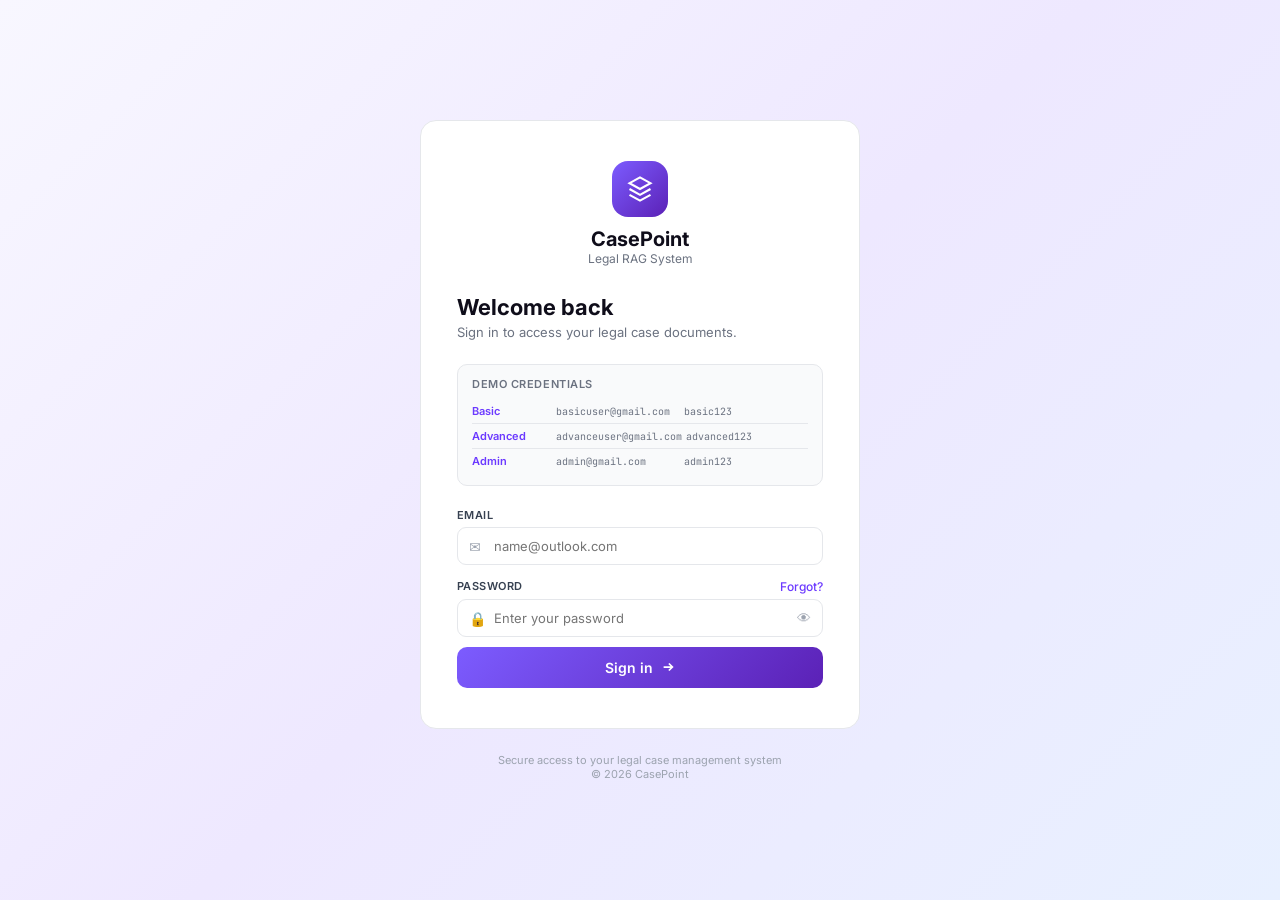
<file: Prototype.html>
<!DOCTYPE html>
<html lang="en">
<head>
<meta charset="UTF-8">
<meta name="viewport" content="width=device-width, initial-scale=1.0">
<title>CasePoint — Legal RAG System | HiFi Prototype</title>
<style>
@import url('https://fonts.googleapis.com/css2?family=Inter:wght@300;400;500;600;700&family=JetBrains+Mono:wght@400;500&display=swap');
*{box-sizing:border-box;margin:0;padding:0}
:root{
  --p:#6C3AFF;--pl:#EDE9FE;--pd:#5B21B6;--p2:#7C5CFF;
  --bg:#F8F7FF;--w:#fff;--text:#0F0D1A;--m:#6B7280;--bd:#E5E7EB;--bd2:#D1D5DB;
  --gr:#10B981;--re:#EF4444;--bl:#3B82F6;--am:#F59E0B;--or:#F97316;
  --font:'Inter',system-ui,sans-serif;--mono:'JetBrains Mono','Courier New',monospace;
  --sb:232px;
}
html,body{font-family:var(--font);background:var(--bg);color:var(--text);height:100vh;overflow:hidden}
.screen{display:none;width:100%;height:100vh}
.screen.on{display:flex}

/* ── LOGIN ── */
#lg{background:linear-gradient(135deg,#F8F7FF 0%,#EEE8FF 50%,#E8F0FF 100%);align-items:center;justify-content:center;flex-direction:column}
.lc{background:#fff;border-radius:16px;padding:40px 36px;width:440px;border:1px solid var(--bd)}
.llogo{display:flex;flex-direction:column;align-items:center;margin-bottom:28px}
.lico{width:56px;height:56px;background:linear-gradient(135deg,#7C5CFF,#5B21B6);border-radius:16px;display:flex;align-items:center;justify-content:center;margin-bottom:10px;font-size:24px}
.lico svg{width:28px;height:28px;fill:none;stroke:#fff;stroke-width:1.8}
.llogo h1{font-size:20px;font-weight:700;color:var(--text)}
.llogo p{font-size:12px;color:var(--m)}
.lcard-title{font-size:22px;font-weight:700;margin-bottom:4px}
.lcard-sub{font-size:13px;color:var(--m);margin-bottom:24px}
.cred-box{background:#F9FAFB;border:1px solid var(--bd);border-radius:10px;padding:12px 14px;margin-bottom:22px}
.cred-box-title{font-size:11px;font-weight:600;color:var(--m);margin-bottom:8px;text-transform:uppercase;letter-spacing:.05em}
.cred-row{display:grid;grid-template-columns:80px 1fr 1fr;gap:4px;padding:5px 0;border-bottom:1px solid var(--bd);font-size:11px}
.cred-row:last-child{border-bottom:none}
.cred-role{font-weight:600;color:var(--p)}
.cred-val{color:var(--m);font-family:var(--mono);font-size:10px;padding-top:1px}
.flbl{font-size:11px;font-weight:600;color:#374151;display:block;margin-bottom:5px;text-transform:uppercase;letter-spacing:.04em}
.finput{width:100%;border:1px solid var(--bd);border-radius:9px;padding:10px 14px 10px 38px;font-size:13px;outline:none;margin-bottom:14px;font-family:var(--font);background:#fff;color:var(--text);transition:border .2s}
.finput:focus{border-color:var(--p);box-shadow:0 0 0 3px rgba(108,58,255,.08)}
.finput-wrap{position:relative;margin-bottom:14px}
.finput-wrap .finput{margin-bottom:0;padding-right:40px}
.finput-icon{position:absolute;left:12px;top:50%;transform:translateY(-50%);color:#9CA3AF;font-size:14px;pointer-events:none}
.frow-lbl{display:flex;justify-content:space-between;align-items:center;margin-bottom:5px}
.forgot{font-size:12px;color:var(--p);font-weight:500;cursor:pointer}
.peye{position:absolute;right:12px;top:50%;transform:translateY(-50%);background:none;border:none;cursor:pointer;font-size:14px;color:#9CA3AF}
.signin-btn{width:100%;background:linear-gradient(135deg,#7C5CFF,#5B21B6);color:#fff;border:none;border-radius:10px;padding:12px;font-size:14px;font-weight:600;cursor:pointer;font-family:var(--font);transition:opacity .2s;display:flex;align-items:center;justify-content:center;gap:8px}
.signin-btn:hover{opacity:.9}
.lerr{background:#FEF2F2;border:1px solid #FECACA;border-radius:8px;padding:9px 12px;font-size:12px;color:#DC2626;margin-bottom:14px;display:none}
.lfooter{margin-top:24px;font-size:11px;color:#9CA3AF;text-align:center}

/* ── SIDEBAR ── */
.sb{width:var(--sb);min-width:var(--sb);background:#fff;border-right:1px solid var(--bd);display:flex;flex-direction:column;height:100vh;flex-shrink:0}
.sb-top{padding:16px 14px 12px;border-bottom:1px solid var(--bd)}
.sb-brand{display:flex;align-items:center;gap:10px;margin-bottom:0}
.sb-bx{width:32px;height:32px;background:linear-gradient(135deg,#7C5CFF,#5B21B6);border-radius:9px;display:flex;align-items:center;justify-content:center;flex-shrink:0}
.sb-bx svg{width:16px;height:16px;fill:none;stroke:#fff;stroke-width:1.8}
.sb-bt{font-size:14px;font-weight:700}.sb-bs{font-size:10px;color:var(--m)}
.addbtn{margin:10px 12px 4px;background:linear-gradient(135deg,#7C5CFF,#5B21B6);color:#fff;border:none;border-radius:9px;padding:10px 0;font-size:13px;font-weight:600;cursor:pointer;font-family:var(--font);display:flex;align-items:center;justify-content:center;gap:6px;transition:opacity .2s}
.addbtn:hover{opacity:.88}
.sbnav{padding:8px 10px;flex:1}
.sbnav a{display:flex;align-items:center;gap:9px;padding:9px 10px;border-radius:8px;font-size:13px;font-weight:500;color:var(--m);cursor:pointer;margin-bottom:1px;text-decoration:none;transition:all .15s}
.sbnav a svg{width:15px;height:15px;flex-shrink:0;stroke:currentColor;fill:none;stroke-width:1.8}
.sbnav a:hover{background:#F5F3FF;color:var(--text)}
.sbnav a.on{background:#F0EBFF;color:var(--p);font-weight:600}
.src-sec{padding:0 12px;margin-top:2px}
.src-lbl{font-size:10px;font-weight:700;color:#9CA3AF;letter-spacing:.07em;padding:6px 10px;display:flex;align-items:center;justify-content:space-between}
.src-cnt{background:var(--p);color:#fff;border-radius:20px;font-size:10px;padding:1px 7px;font-weight:600}
.src-drop{border:1.5px dashed #D1D5DB;border-radius:10px;padding:16px 10px;text-align:center;font-size:11px;color:#9CA3AF;line-height:1.7;margin:4px 0}
.src-item{display:flex;align-items:center;gap:7px;padding:6px 8px;border-radius:8px;background:#F5F3FF;margin-bottom:3px;font-size:11px;font-weight:500;border:1px solid #EDE9FE}
.sdot{width:7px;height:7px;border-radius:50%;background:var(--gr);flex-shrink:0}
.src-item span{flex:1;overflow:hidden;text-overflow:ellipsis;white-space:nowrap;color:var(--text)}
.src-item .xb{background:none;border:none;color:#9CA3AF;cursor:pointer;font-size:14px;padding:0;line-height:1}
.sb-user{padding:12px 14px;border-top:1px solid var(--bd);display:flex;align-items:center;gap:9px}
.ava{width:34px;height:34px;border-radius:50%;display:flex;align-items:center;justify-content:center;font-size:13px;font-weight:700;flex-shrink:0}
.ava.ba{background:#E0E7FF;color:#4338CA}
.ava.ad{background:#F0EBFF;color:var(--p)}
.ava.av{background:#F0EBFF;color:var(--p)}
.uinf{flex:1;overflow:hidden}
.uemail{font-size:11px;font-weight:600;overflow:hidden;text-overflow:ellipsis;white-space:nowrap;color:var(--text)}
.urole{font-size:9px;font-weight:700;color:#fff;background:var(--p);border-radius:4px;padding:1px 6px;display:inline-block;margin-top:2px;letter-spacing:.05em;text-transform:uppercase}
.urole.basic-role{background:#6366F1}
.urole.adv-role{background:#8B5CF6}
.urole.adm-role{background:#7C3AED}
.lout{color:var(--m);font-size:12px;font-weight:500;cursor:pointer;background:none;border:none;font-family:var(--font);padding:0;display:flex;align-items:center;gap:5px;margin-top:6px;transition:color .15s}
.lout:hover{color:var(--re)}
.lout svg{width:14px;height:14px;stroke:currentColor;fill:none;stroke-width:1.8}

/* ── MAIN ── */
.main{flex:1;display:flex;flex-direction:column;height:100vh;overflow:hidden}
.scroll{flex:1;overflow-y:auto;padding:28px 36px}
.ptitle{font-size:24px;font-weight:700;margin-bottom:4px;color:var(--text)}
.psub{font-size:13px;color:var(--m);margin-bottom:22px;line-height:1.55}

/* ── CHAT ── */
.chat-wrap{flex:1;display:flex;flex-direction:column;height:100vh;overflow:hidden}
.msgs{flex:1;overflow-y:auto;padding:0 0 16px;display:flex;flex-direction:column}
.cwelcome{display:flex;flex-direction:column;align-items:center;justify-content:center;height:100%;text-align:center;padding:40px}
.cicon{width:64px;height:64px;background:linear-gradient(135deg,#7C5CFF,#5B21B6);border-radius:18px;display:flex;align-items:center;justify-content:center;margin:0 auto 14px}
.cicon svg{width:32px;height:32px;fill:none;stroke:#fff;stroke-width:1.6}
.cwelcome h2{font-size:24px;font-weight:700;margin-bottom:6px}
.cwelcome p{font-size:14px;color:var(--m);max-width:400px;line-height:1.6}
.cwarn-pill{display:inline-flex;align-items:center;gap:7px;background:#FFF7ED;border:1px solid #FED7AA;border-radius:20px;padding:8px 16px;font-size:13px;color:#C2410C;font-weight:500;margin-top:16px}
.cwarn-dot{width:8px;height:8px;border-radius:50%;background:#F97316;flex-shrink:0}
.msg-user-wrap{display:flex;justify-content:flex-end;padding:6px 24px}
.msg-user{background:linear-gradient(135deg,#7C5CFF,#5B21B6);color:#fff;border-radius:18px 18px 4px 18px;padding:12px 16px;font-size:13.5px;line-height:1.6;max-width:600px;font-weight:500}
.msg-ai-wrap{padding:6px 24px}
.msg-ai{background:#fff;border:1px solid var(--bd);border-radius:4px 18px 18px 18px;padding:16px 18px;font-size:13.5px;line-height:1.7;max-width:760px}
.msg-ai-meta{font-size:11px;color:#9CA3AF;display:flex;align-items:center;gap:5px;margin-top:8px}
.meta-dot{width:5px;height:5px;border-radius:50%;background:#9CA3AF}
.sources-wrap{background:#F9FAFB;border:1px solid var(--bd);border-radius:10px;padding:12px 14px;margin-top:10px}
.sources-lbl{font-size:10px;font-weight:700;color:#9CA3AF;letter-spacing:.06em;margin-bottom:8px;text-transform:uppercase}
.src-chip-row{background:#fff;border:1px solid var(--bd);border-radius:8px;padding:10px 12px;margin-bottom:6px;cursor:pointer;transition:border-color .15s}
.src-chip-row:hover{border-color:var(--p)}
.src-chip-top{display:flex;align-items:center;justify-content:space-between;margin-bottom:4px}
.src-chip-name{font-size:12px;font-weight:600;color:var(--text);display:flex;align-items:center;gap:6px}
.src-chip-pg{font-size:11px;color:var(--m)}
.rel-badge{background:var(--p);color:#fff;border-radius:5px;font-size:10px;padding:2px 8px;font-weight:600}
.src-chip-snippet{font-size:11px;color:var(--m);line-height:1.5;font-style:italic}
.suggested-wrap{padding:12px 24px}
.sug-row{display:flex;align-items:center;gap:8px;flex-wrap:wrap}
.sug-lbl{font-size:11px;font-weight:700;color:var(--p);display:flex;align-items:center;gap:5px;white-space:nowrap}
.sug-lbl svg{width:13px;height:13px;fill:none;stroke:currentColor;stroke-width:2}
.sug-btn{border:1px solid var(--bd);background:#fff;border-radius:20px;padding:7px 14px;font-size:12px;font-family:var(--font);color:var(--text);cursor:pointer;transition:all .15s;white-space:nowrap}
.sug-btn:hover{border-color:var(--p);color:var(--p);background:#F5F3FF}
.cinput-area{padding:12px 24px 14px;border-top:1px solid var(--bd);background:#fff}
.cinput-row{display:flex;gap:8px;align-items:center}
.cinput-row input{flex:1;border:1px solid var(--bd);border-radius:12px;padding:12px 16px;font-size:13px;font-family:var(--font);outline:none;background:#fff;color:var(--text);transition:border .2s}
.cinput-row input:focus{border-color:var(--p)}
.cinput-row input:disabled{background:#F9FAFB;cursor:not-allowed;color:var(--m)}
.model-sel{display:flex;align-items:center;border:1px solid var(--bd);border-radius:9px;background:#fff;overflow:hidden;flex-shrink:0}
.model-sel select{border:none;outline:none;padding:8px 10px;font-size:12px;font-family:var(--font);background:transparent;color:var(--text);cursor:pointer}
.send-btn{width:40px;height:40px;background:linear-gradient(135deg,#7C5CFF,#5B21B6);border:none;border-radius:10px;cursor:pointer;display:flex;align-items:center;justify-content:center;flex-shrink:0;transition:opacity .2s}
.send-btn:hover{opacity:.88}
.send-btn:disabled{background:#D1D5DB;cursor:not-allowed}
.send-btn svg{width:16px;height:16px;fill:none;stroke:#fff;stroke-width:2}
.disc{font-size:11px;color:#9CA3AF;text-align:center;margin-top:7px}

/* ── LIBRARY ── */
.lib-header{margin-bottom:4px}
.lib-count{font-size:13px;color:var(--m);margin-bottom:20px}
.searchbar{display:flex;align-items:center;border:1px solid var(--bd);border-radius:10px;background:#fff;padding:0 14px;gap:8px;margin-bottom:14px}
.searchbar svg{width:15px;height:15px;stroke:var(--m);fill:none;stroke-width:1.8;flex-shrink:0}
.searchbar input{border:none;outline:none;font-size:13px;font-family:var(--font);padding:11px 0;flex:1;background:transparent;color:var(--text)}
.ftabs{display:flex;gap:6px;margin-bottom:22px}
.ftab{border:1px solid var(--bd);background:#fff;border-radius:20px;padding:6px 16px;font-size:13px;font-family:var(--font);cursor:pointer;font-weight:500;color:var(--m);transition:all .15s}
.ftab.on{background:var(--p);color:#fff;border-color:var(--p)}
.lgrid{display:grid;grid-template-columns:repeat(auto-fill,minmax(290px,1fr));gap:16px}
.lcard2{background:#fff;border:1px solid var(--bd);border-radius:14px;padding:20px;transition:all .2s;cursor:pointer}
.lcard2:hover{border-color:#C4B5FD;box-shadow:0 4px 16px rgba(108,58,255,.08)}
.lch{display:flex;align-items:flex-start;gap:10px;margin-bottom:4px}
.picon{width:36px;height:36px;background:#FEE2E2;border-radius:8px;display:flex;align-items:center;justify-content:center;font-size:11px;font-weight:700;color:#B91C1C;flex-shrink:0;border:1px solid #FECACA}
.lcname{font-size:13px;font-weight:700;line-height:1.4}
.lccat{font-size:11px;color:var(--m);margin-top:1px}
.lcupl{font-size:11px;color:var(--p);font-weight:500;margin-top:2px}
.rbadge{background:#DCFCE7;color:#166534;border-radius:20px;font-size:10px;font-weight:700;padding:2px 9px;white-space:nowrap;border:1px solid #BBF7D0}
.lactions{display:flex;gap:6px;flex-wrap:wrap;margin-bottom:0;margin-top:14px}
.ab{display:flex;align-items:center;gap:5px;border:1px solid var(--bd);border-radius:7px;padding:6px 11px;font-size:12px;font-family:var(--font);background:#fff;cursor:pointer;font-weight:500;transition:all .15s;color:var(--text)}
.ab svg{width:13px;height:13px;stroke:currentColor;fill:none;stroke-width:1.8}
.ab:hover{background:#F5F3FF;border-color:#C4B5FD}
.ab.del{color:var(--re);border-color:#FECACA}.ab.del:hover{background:#FEF2F2}
.ab.edt{color:var(--p);border-color:#C4B5FD}
.ab.rep{color:var(--or);border-color:#FED7AA}
.more-actions{display:flex;align-items:center;gap:5px;font-size:12px;color:var(--m);cursor:pointer;margin-top:8px;padding:4px 0;font-weight:500}
.more-actions svg{width:13px;height:13px;stroke:currentColor;fill:none;stroke-width:2}
.lhint{font-size:11px;color:#9CA3AF;margin-top:10px;padding-top:10px;border-top:1px solid #F3F4F6}

/* ── INSIGHTS ── */
.sg4{display:grid;grid-template-columns:repeat(4,1fr);gap:14px;margin-bottom:20px}
.sg3{display:grid;grid-template-columns:repeat(3,1fr);gap:14px;margin-bottom:16px}
.scard{background:#fff;border:1px solid var(--bd);border-radius:12px;padding:18px 20px;position:relative}
.slbl2{font-size:10px;color:var(--m);font-weight:600;margin-bottom:6px;text-transform:uppercase;letter-spacing:.05em;display:flex;align-items:center;justify-content:space-between}
.sval{font-size:28px;font-weight:700;line-height:1;color:var(--text)}
.sdesc{font-size:11px;color:var(--m);margin-top:5px;line-height:1.45}
.covcard{background:#fff;border:1px solid var(--bd);border-radius:12px;padding:14px 18px;position:relative}
.covlbl{font-size:10px;font-weight:700;letter-spacing:.06em;color:#9CA3AF;margin-bottom:3px;text-transform:uppercase}
.covpct{font-size:20px;font-weight:700}
.covsub{font-size:11px;color:var(--m)}
.coverage-note{background:#FFFBEB;border:1px solid #FDE68A;border-radius:10px;padding:12px 16px;margin-bottom:20px;font-size:12px;color:#92400E}
.coverage-note strong{font-weight:600}
.chcg{display:grid;grid-template-columns:repeat(3,1fr);gap:14px;margin-bottom:20px}
.chcard{background:#fff;border:1px solid var(--bd);border-radius:12px;padding:18px}
.chcard h3{font-size:15px;font-weight:700;margin-bottom:3px}
.chsub{font-size:11px;color:var(--m);margin-bottom:14px;line-height:1.45}
.brow{display:flex;align-items:center;gap:10px;margin-bottom:9px}
.blbl{font-size:12px;width:110px;flex-shrink:0;font-weight:500}
.btrack{flex:1;height:8px;background:#F3F4F6;border-radius:4px;overflow:hidden}
.bfill{height:100%;background:var(--p);border-radius:4px}
.bfill.am{background:var(--am)}
.bcount{font-size:11px;color:var(--m);min-width:16px;text-align:right}
.donut-wrap{display:flex;align-items:center;gap:16px;padding:6px 0}
.donut-legend-item{display:flex;align-items:center;gap:6px;font-size:12px;margin-bottom:5px}
.dl-dot{width:10px;height:10px;border-radius:50%;flex-shrink:0}
.dl-lbl{color:var(--m)}.dl-cnt{font-weight:600;margin-left:4px}
.echrt{font-size:12px;color:var(--m);text-align:center;padding:24px 0}
.lf-filters{display:grid;grid-template-columns:1fr 1fr;gap:12px;margin-bottom:16px}
.lf-filter label{font-size:11px;font-weight:600;color:var(--m);display:block;margin-bottom:4px;text-transform:uppercase;letter-spacing:.04em}
.lf-filter select{width:100%;border:1px solid var(--bd);border-radius:8px;padding:9px 12px;font-size:12px;font-family:var(--font);outline:none;background:#fff;color:var(--text)}
.lftbl{background:#fff;border:1px solid var(--bd);border-radius:12px;overflow:hidden;margin-bottom:20px}
.lfhead{padding:16px 20px;border-bottom:1px solid var(--bd)}
.lfhead h3{font-size:16px;font-weight:700}
.lfhead p{font-size:12px;color:var(--m);margin-top:2px}
.lfcnt{font-size:11px;color:var(--m);padding:9px 20px;border-bottom:1px solid var(--bd);font-weight:600;text-transform:uppercase;letter-spacing:.04em}
table.lft{width:100%;border-collapse:collapse;table-layout:fixed}
.lft th{font-size:10px;font-weight:700;color:#9CA3AF;letter-spacing:.05em;padding:10px 18px;text-align:left;border-bottom:1px solid var(--bd);background:#FAFAFA;text-transform:uppercase}
.lft td{font-size:12px;padding:12px 18px;border-bottom:1px solid #F3F4F6;vertical-align:top}
.fname-link{color:var(--p);font-weight:600;font-size:12px;display:flex;align-items:center;gap:5px;cursor:pointer;text-decoration:none}
.fname-link svg{width:12px;height:12px;stroke:currentColor;fill:none;stroke-width:2}
.ftag{border-radius:5px;font-size:10px;padding:2px 8px;font-weight:600;display:inline-block;margin:2px 2px 0 0}
.ftag.idx{background:#F0F9FF;color:#0369A1;border:1px solid #BAE6FD}
.ftag.suc{background:#F0FDF4;color:#166534;border:1px solid #BBF7D0}
.ftag.crim{background:#F5F3FF;color:var(--pd);border:1px solid #DDD6FE}
.ftag.ncrim{background:#FFF7ED;color:#C2410C;border:1px solid #FED7AA}
.meta-badge{border-radius:5px;font-size:10px;padding:2px 8px;font-weight:600;display:inline-block}
.mb-inf{background:#FEF3C7;color:#92400E;border:1px solid #FDE68A}
.mb-conf{background:#DCFCE7;color:#166534;border:1px solid #BBF7D0}
.mb-pend{background:#FFF7ED;color:#C2410C;border:1px solid #FED7AA;display:inline-flex;align-items:center;gap:3px}
.mb-nf{background:#F3F4F6;color:#6B7280;border:1px solid var(--bd)}
.mb-unver{background:#FEF2F2;color:#991B1B;border:1px solid #FECACA}
.mb-aiinf{background:#EFF6FF;color:#1E40AF;border:1px solid #BFDBFE}
.mb-appr{background:#DCFCE7;color:#166534;border:1px solid #BBF7D0}
.meta-actions{display:flex;gap:5px;margin-top:5px}
.ma-btn{border:1px solid var(--bd);border-radius:6px;padding:3px 7px;font-size:11px;background:#fff;cursor:pointer;color:var(--m);font-family:var(--font);display:inline-flex;align-items:center;gap:3px}
.ma-btn svg{width:11px;height:11px;stroke:currentColor;fill:none;stroke-width:2}
.audbtn{border:1px solid var(--bd);color:var(--text);border-radius:7px;padding:5px 12px;font-size:12px;font-family:var(--font);background:#fff;cursor:pointer;font-weight:500;display:flex;align-items:center;gap:4px}
.audbtn svg{width:12px;height:12px;stroke:currentColor;fill:none;stroke-width:2}

/* ── REPORTS ── */
.rfilter-card{background:#fff;border:1px solid var(--bd);border-radius:12px;padding:20px;margin-bottom:22px}
.rfilter-card h3{font-size:15px;font-weight:700;margin-bottom:2px}
.rfilter-card p{font-size:12px;color:var(--m);margin-bottom:16px}
.fgrid5{display:grid;grid-template-columns:repeat(5,1fr);gap:10px;align-items:end}
.ff label{font-size:11px;color:var(--m);display:block;margin-bottom:4px;font-weight:600;text-transform:uppercase;letter-spacing:.04em}
.ff input,.ff select{width:100%;border:1px solid var(--bd);border-radius:8px;padding:9px 11px;font-size:12px;font-family:var(--font);outline:none;background:#fff;color:var(--text)}
.filter-btns{display:flex;gap:8px;justify-content:flex-end;margin-top:14px;align-items:center}
.filter-note{font-size:11px;color:var(--m);flex:1}
.applybtn{background:linear-gradient(135deg,#7C5CFF,#5B21B6);color:#fff;border:none;border-radius:8px;padding:9px 20px;font-size:13px;font-family:var(--font);font-weight:600;cursor:pointer}
.resetbtn{border:1px solid var(--bd);background:#fff;color:var(--m);border-radius:8px;padding:9px 14px;font-size:13px;font-family:var(--font);cursor:pointer}
.refreshbtn{border:1px solid var(--bd);background:#fff;color:var(--text);border-radius:9px;padding:8px 14px;font-size:13px;font-family:var(--font);cursor:pointer;display:flex;align-items:center;gap:6px;font-weight:500}
.refreshbtn svg{width:14px;height:14px;stroke:currentColor;fill:none;stroke-width:2}
.rg4{display:grid;grid-template-columns:repeat(4,1fr);gap:14px;margin-bottom:22px}
.rg2{display:grid;grid-template-columns:1fr 1fr;gap:16px;margin-bottom:16px}
.rcard2{background:#fff;border:1px solid var(--bd);border-radius:12px;padding:20px}
.rcard2 h3{font-size:15px;font-weight:700;margin-bottom:2px}
.rsub{font-size:12px;color:var(--m);margin-bottom:14px}
.uptbl{width:100%;border-collapse:collapse}
.uptbl th{font-size:10px;font-weight:700;color:#9CA3AF;padding:9px 12px;text-align:left;border-bottom:1px solid var(--bd);letter-spacing:.05em;text-transform:uppercase}
.uptbl td{font-size:12px;padding:10px 12px;border-bottom:1px solid #F3F4F6}
.putable{background:#fff;border:1px solid var(--bd);border-radius:12px;overflow:hidden;margin-bottom:16px}
.puhead{padding:16px 20px;border-bottom:1px solid var(--bd)}
.puhead h3{font-size:15px;font-weight:700}.puhead p{font-size:12px;color:var(--m);margin-top:2px}
table.put{width:100%;border-collapse:collapse;table-layout:fixed}
.put th{font-size:10px;font-weight:700;color:#9CA3AF;letter-spacing:.05em;padding:10px 20px;text-align:left;border-bottom:1px solid var(--bd);background:#FAFAFA;text-transform:uppercase}
.put td{font-size:12px;padding:11px 20px;border-bottom:1px solid #F3F4F6}
.rfooter{font-size:11px;color:#9CA3AF;text-align:center;padding:12px 0}

/* ── ADMIN ── */
.tabbar{display:flex;border-bottom:2px solid var(--bd);margin-bottom:22px}
.tbtab{padding:10px 20px;font-size:14px;font-weight:500;cursor:pointer;color:var(--m);border-bottom:3px solid transparent;margin-bottom:-2px;transition:all .15s;font-family:var(--font);background:none;border-top:none;border-left:none;border-right:none}
.tbtab.on{color:var(--p);border-bottom-color:var(--p);font-weight:600}
.admin-search-row{display:flex;align-items:center;justify-content:space-between;margin-bottom:16px;gap:12px}
.utblwrap{background:#fff;border:1px solid var(--bd);border-radius:12px;overflow:hidden}
table.ut{width:100%;border-collapse:collapse;table-layout:fixed}
.ut th{font-size:10px;font-weight:700;color:#9CA3AF;letter-spacing:.05em;padding:10px 20px;text-align:left;border-bottom:1px solid var(--bd);background:#FAFAFA;text-transform:uppercase}
.ut td{font-size:13px;padding:13px 20px;border-bottom:1px solid #F3F4F6;vertical-align:middle}
.user-cell{display:flex;align-items:center;gap:10px}
.rl{border-radius:6px;font-size:11px;padding:3px 10px;font-weight:600;border:1px solid transparent}
.rl.adm{background:#F0EBFF;color:var(--pd);border-color:#DDD6FE}
.rl.adv{background:#F0EBFF;color:var(--pd);border-color:#DDD6FE}
.rl.bas{background:#EEF2FF;color:#4338CA;border-color:#C7D2FE}
.icobtn{background:none;border:none;cursor:pointer;padding:6px;border-radius:6px;color:var(--m);transition:all .15s;display:inline-flex;align-items:center}
.icobtn svg{width:15px;height:15px;stroke:currentColor;fill:none;stroke-width:1.8}
.icobtn:hover{background:#F5F3FF;color:var(--p)}
.creatbtn{background:linear-gradient(135deg,#7C5CFF,#5B21B6);color:#fff;border:none;border-radius:9px;padding:10px 18px;font-size:13px;font-family:var(--font);font-weight:600;cursor:pointer;display:flex;align-items:center;gap:6px;white-space:nowrap}
.creatbtn svg{width:14px;height:14px;stroke:#fff;fill:none;stroke-width:2.5}
.log-search-row{display:flex;align-items:center;justify-content:space-between;gap:12px;margin-bottom:16px}
.logwrap{background:#fff;border:1px solid var(--bd);border-radius:12px;overflow:hidden}
.log-thead{display:grid;grid-template-columns:160px 160px 120px 1fr;gap:0;padding:10px 20px;border-bottom:1px solid var(--bd);background:#FAFAFA}
.log-thead div{font-size:10px;font-weight:700;color:#9CA3AF;letter-spacing:.05em;text-transform:uppercase}
.logrow{display:grid;grid-template-columns:160px 160px 120px 1fr;gap:0;padding:11px 20px;border-bottom:1px solid #F3F4F6;font-size:12px;align-items:start}
.logrow:last-child{border-bottom:none}
.lts{color:var(--m);font-size:11px}.luser{font-weight:600;color:var(--text)}
.lact{color:var(--p);font-weight:500}
.lact.failed{color:var(--re)}
.ldet{color:var(--m);font-size:11px;font-family:var(--mono);word-break:break-all;line-height:1.5}
.expbtn{background:linear-gradient(135deg,#7C5CFF,#5B21B6);color:#fff;border:none;border-radius:9px;padding:9px 16px;font-size:13px;font-family:var(--font);font-weight:600;cursor:pointer;display:flex;align-items:center;gap:6px}
.expbtn svg{width:14px;height:14px;stroke:#fff;fill:none;stroke-width:2}
.refbtn{border:1px solid var(--bd);background:#fff;border-radius:9px;padding:9px 14px;font-size:13px;font-family:var(--font);cursor:pointer;display:flex;align-items:center;gap:6px;color:var(--text);font-weight:500}
.refbtn svg{width:14px;height:14px;stroke:currentColor;fill:none;stroke-width:2}

/* ── MODALS ── */
.overlay{position:fixed;top:0;left:0;width:100%;height:100%;background:rgba(15,13,26,.5);display:none;align-items:center;justify-content:center;z-index:1000;backdrop-filter:blur(2px)}
.overlay.on{display:flex}
.mbox{background:#fff;border-radius:16px;width:480px;max-height:90vh;overflow-y:auto;padding:28px 30px;box-shadow:0 20px 60px rgba(0,0,0,.15)}
.mbox.wide{width:820px;padding:0;overflow:hidden;display:flex;flex-direction:column;max-height:88vh}
.mhdr{display:flex;align-items:flex-start;justify-content:space-between;margin-bottom:22px}
.mhdr h3{font-size:18px;font-weight:700}
.mhdr p{font-size:12px;color:var(--m);margin-top:2px}
.mcls{background:none;border:none;font-size:18px;cursor:pointer;color:var(--m);padding:4px;border-radius:6px;transition:background .15s;line-height:1;display:flex;align-items:center;justify-content:center;width:28px;height:28px}
.mcls:hover{background:#F3F4F6}
.mf{margin-bottom:18px}
.mf label{font-size:12px;font-weight:600;color:#374151;display:block;margin-bottom:6px}
.mf input,.mf select{width:100%;border:1px solid var(--bd);border-radius:9px;padding:10px 14px;font-size:13px;font-family:var(--font);outline:none;background:#fff;color:var(--text);transition:border .2s}
.mf input:focus,.mf select:focus{border-color:var(--p);box-shadow:0 0 0 3px rgba(108,58,255,.08)}
.rgroup{border:1px solid var(--bd);border-radius:10px;overflow:hidden}
.ropt{display:flex;align-items:center;gap:10px;padding:11px 14px;cursor:pointer;font-size:13px;font-family:var(--font);transition:background .15s;border-bottom:1px solid var(--bd)}
.ropt:last-child{border-bottom:none}
.ropt:hover{background:#F9FAFB}
.ropt input[type=radio]{width:16px;height:16px;accent-color:var(--p);flex-shrink:0}
.dzzone{border:2px dashed #C4B5FD;border-radius:12px;background:#FAFAFA;padding:36px 20px;text-align:center;cursor:pointer;transition:all .2s}
.dzzone:hover{border-color:var(--p);background:#F5F3FF}
.dz-icon{width:44px;height:44px;background:#F0EBFF;border-radius:12px;display:flex;align-items:center;justify-content:center;margin:0 auto 12px}
.dz-icon svg{width:22px;height:22px;stroke:var(--p);fill:none;stroke-width:1.8}
.dzzone p{font-size:13px;color:var(--m);font-weight:500}
.dzzone span{font-size:11px;color:#9CA3AF}
.infonote{background:#EFF6FF;border:1px solid #BFDBFE;border-radius:9px;padding:10px 14px;font-size:12px;color:#1E40AF;margin-bottom:18px;display:flex;gap:8px}
.mfoot{display:flex;justify-content:flex-end;gap:8px;margin-top:22px}
.cancelbtn{border:1px solid var(--bd);background:#fff;color:var(--text);border-radius:9px;padding:10px 18px;font-size:13px;font-family:var(--font);cursor:pointer;font-weight:500}
.savebtn{background:linear-gradient(135deg,#7C5CFF,#5B21B6);color:#fff;border:none;border-radius:9px;padding:10px 20px;font-size:13px;font-family:var(--font);font-weight:600;cursor:pointer}
.pdf-mhdr{display:flex;align-items:center;justify-content:space-between;padding:14px 20px;border-bottom:1px solid var(--bd)}
.pdf-mhdr h3{font-size:15px;font-weight:700}
.pdftb{background:#2D2D2D;padding:8px 14px;display:flex;align-items:center;gap:6px}
.tbtn{background:rgba(255,255,255,.12);border:none;color:#fff;border-radius:5px;padding:4px 9px;font-size:11px;cursor:pointer;font-family:var(--font);transition:background .15s}
.tbtn:hover{background:rgba(255,255,255,.22)}
.tpg{background:rgba(255,255,255,.15);border:1px solid rgba(255,255,255,.2);color:#fff;border-radius:5px;padding:4px 8px;font-size:11px;font-family:var(--font);width:34px;text-align:center}
.pdfbody{flex:1;overflow-y:auto;background:#404040;padding:20px;display:flex;flex-direction:column;gap:16px}
.pdfpg{background:#fff;padding:40px 50px;font-size:12px;line-height:1.8;color:#111;border-radius:2px;box-shadow:0 2px 8px rgba(0,0,0,.15)}
.ppghdr{font-weight:700;font-size:11px;color:#555;margin-bottom:18px;display:flex;justify-content:space-between;border-bottom:1px solid #ddd;padding-bottom:8px}
.pdfpg p{margin-bottom:11px}
.pdfpg ol,.pdfpg ul{margin-left:20px;margin-bottom:11px}
.pdfpg li{margin-bottom:5px}
.it{font-style:italic}
</style>
</head>
<body>

<!-- ═══ LOGIN ═══ -->
<div id="lg" class="screen on">
  <div class="lc">
    <div class="llogo">
      <div class="lico"><svg viewBox="0 0 24 24"><path d="M12 2L3 7l9 5 9-5-9-5zM3 17l9 5 9-5M3 12l9 5 9-5"/></svg></div>
      <h1>CasePoint</h1><p>Legal RAG System</p>
    </div>
    <div class="lcard-title">Welcome back</div>
    <div class="lcard-sub">Sign in to access your legal case documents.</div>
    <div class="cred-box">
      <div class="cred-box-title">Demo Credentials</div>
      <div class="cred-row"><span class="cred-role">Basic</span><span class="cred-val">basicuser@gmail.com</span><span class="cred-val">basic123</span></div>
      <div class="cred-row"><span class="cred-role">Advanced</span><span class="cred-val">advanceuser@gmail.com</span><span class="cred-val">advanced123</span></div>
      <div class="cred-row"><span class="cred-role">Admin</span><span class="cred-val">admin@gmail.com</span><span class="cred-val">admin123</span></div>
    </div>
    <label class="flbl">Email</label>
    <div style="position:relative;margin-bottom:14px">
      <span class="finput-icon">&#9993;</span>
      <input class="finput" id="lemail" type="email" placeholder="name@outlook.com" style="padding-left:36px;margin-bottom:0" />
    </div>
    <div class="frow-lbl"><label class="flbl" style="margin-bottom:0">Password</label><span class="forgot">Forgot?</span></div>
    <div class="finput-wrap" style="margin-bottom:4px">
      <span class="finput-icon">&#128274;</span>
      <input class="finput" id="lpw" type="password" placeholder="Enter your password" style="padding-left:36px" />
      <button class="peye" onclick="tpw()">&#128065;</button>
    </div>
    <div class="lerr" id="lerr">Incorrect email or password. Please try again.</div>
    <button class="signin-btn" onclick="doLogin()" style="margin-top:10px">Sign in <svg viewBox="0 0 16 16" style="width:14px;height:14px;stroke:#fff;fill:none;stroke-width:2"><path d="M3 8h10M9 4l4 4-4 4"/></svg></button>
  </div>
  <div class="lfooter">Secure access to your legal case management system<br>&copy; 2026 CasePoint</div>
</div>

<!-- ═══ BASIC SCREENS ═══ -->
<div id="b-chat" class="screen">
  <div class="sb"><div class="sb-top"><div class="sb-brand"><div class="sb-bx"><svg viewBox="0 0 24 24"><path d="M12 2L3 7l9 5 9-5-9-5zM3 17l9 5 9-5M3 12l9 5 9-5"/></svg></div><div><div class="sb-bt">CasePoint</div><div class="sb-bs">Legal RAG System</div></div></div></div>
    <div class="sbnav">
      <a onclick="go('b','lib')"><svg viewBox="0 0 24 24"><path d="M4 19.5A2.5 2.5 0 016.5 17H20"/><path d="M6.5 2H20v20H6.5A2.5 2.5 0 014 19.5v-15A2.5 2.5 0 016.5 2z"/></svg>Library</a>
      <a class="on" onclick="go('b','chat')"><svg viewBox="0 0 24 24"><path d="M21 15a2 2 0 01-2 2H7l-4 4V5a2 2 0 012-2h14a2 2 0 012 2z"/></svg>Chat</a>
      <a onclick="go('b','ins')"><svg viewBox="0 0 24 24"><rect x="3" y="3" width="18" height="18" rx="2"/><path d="M3 9h18M9 21V9"/></svg>Document Insights</a>
    </div>
    <div class="src-sec"><div class="src-lbl">ACTIVE SOURCES <span class="src-cnt" id="bc-cnt">0</span></div><div id="bc-src"><div class="src-drop">Drag files here from Library to activate them.</div></div></div>
    <div style="flex:1"></div>
    <div class="sb-user"><div class="ava ba">U</div><div class="uinf"><div class="uemail">basicuser@gmail.com</div><span class="urole basic-role">BASIC</span></div></div>
    <div style="padding:0 14px 12px"><button class="lout" onclick="logout()"><svg viewBox="0 0 24 24"><path d="M9 21H5a2 2 0 01-2-2V5a2 2 0 012-2h4M16 17l5-5-5-5M21 12H9"/></svg>Sign out</button></div>
  </div>
  <div class="chat-wrap">
    <div class="msgs" id="b-msgs">
      <div class="cwelcome" id="b-welcome">
        <div class="cicon"><svg viewBox="0 0 24 24"><path d="M12 2L3 7l9 5 9-5-9-5zM3 17l9 5 9-5M3 12l9 5 9-5"/></svg></div>
        <h2>Welcome to CasePoint</h2>
        <p>Your AI-powered legal research assistant. Ask a question about your active case documents to get cited, source-linked answers.</p>
        <div class="cwarn-pill" id="b-warn"><div class="cwarn-dot"></div>Activate a source in the sidebar to begin</div>
      </div>
    </div>
    <div class="cinput-area">
      <div class="cinput-row">
        <input id="b-inp" type="text" placeholder="Activate sources in sidebar to enable chat..." disabled />
        <div class="model-sel"><select><option>OpenAI · GPT-4o</option><option>OpenAI · GPT-4o-mini</option></select></div>
        <button class="send-btn" id="b-snd" disabled onclick="sendMsg('b')"><svg viewBox="0 0 24 24"><path d="M22 2L11 13M22 2L15 22l-4-9-9-4 20-7z"/></svg></button>
      </div>
      <div class="disc">AI can make mistakes. Verify important legal details with source documents.</div>
    </div>
  </div>
</div>

<div id="b-lib" class="screen">
  <div class="sb"><div class="sb-top"><div class="sb-brand"><div class="sb-bx"><svg viewBox="0 0 24 24"><path d="M12 2L3 7l9 5 9-5-9-5zM3 17l9 5 9-5M3 12l9 5 9-5"/></svg></div><div><div class="sb-bt">CasePoint</div><div class="sb-bs">Legal RAG System</div></div></div></div>
    <div class="sbnav">
      <a class="on" onclick="go('b','lib')"><svg viewBox="0 0 24 24"><path d="M4 19.5A2.5 2.5 0 016.5 17H20"/><path d="M6.5 2H20v20H6.5A2.5 2.5 0 014 19.5v-15A2.5 2.5 0 016.5 2z"/></svg>Library</a>
      <a onclick="go('b','chat')"><svg viewBox="0 0 24 24"><path d="M21 15a2 2 0 01-2 2H7l-4 4V5a2 2 0 012-2h14a2 2 0 012 2z"/></svg>Chat</a>
      <a onclick="go('b','ins')"><svg viewBox="0 0 24 24"><rect x="3" y="3" width="18" height="18" rx="2"/><path d="M3 9h18M9 21V9"/></svg>Document Insights</a>
    </div>
    <div class="src-sec"><div class="src-lbl">ACTIVE SOURCES <span class="src-cnt" id="bl-cnt">0</span></div><div id="bl-src"><div class="src-drop">Drag files here from Library to activate them.</div></div></div>
    <div style="flex:1"></div>
    <div class="sb-user"><div class="ava ba">U</div><div class="uinf"><div class="uemail">basicuser@gmail.com</div><span class="urole basic-role">BASIC</span></div></div>
    <div style="padding:0 14px 12px"><button class="lout" onclick="logout()"><svg viewBox="0 0 24 24"><path d="M9 21H5a2 2 0 01-2-2V5a2 2 0 012-2h4M16 17l5-5-5-5M21 12H9"/></svg>Sign out</button></div>
  </div>
  <div class="main"><div class="scroll">
    <div class="ptitle">Source Library</div>
    <div class="lib-count" id="b-lib-count">3 documents in your library</div>
    <div class="searchbar"><svg viewBox="0 0 24 24"><circle cx="11" cy="11" r="8"/><path d="M21 21l-4.35-4.35"/></svg><input type="text" placeholder="Search by name, category, or type..." /></div>
    <div class="ftabs"><button class="ftab on" onclick="selTab(this,null,'b')">All</button><button class="ftab" onclick="selTab(this,'crim','b')">Criminal</button><button class="ftab" onclick="selTab(this,'ncrim','b')">Non-Criminal</button></div>
    <div class="lgrid" id="b-lgrid"></div>
  </div></div>
</div>

<div id="b-ins" class="screen">
  <div class="sb"><div class="sb-top"><div class="sb-brand"><div class="sb-bx"><svg viewBox="0 0 24 24"><path d="M12 2L3 7l9 5 9-5-9-5zM3 17l9 5 9-5M3 12l9 5 9-5"/></svg></div><div><div class="sb-bt">CasePoint</div><div class="sb-bs">Legal RAG System</div></div></div></div>
    <div class="sbnav">
      <a onclick="go('b','lib')"><svg viewBox="0 0 24 24"><path d="M4 19.5A2.5 2.5 0 016.5 17H20"/><path d="M6.5 2H20v20H6.5A2.5 2.5 0 014 19.5v-15A2.5 2.5 0 016.5 2z"/></svg>Library</a>
      <a onclick="go('b','chat')"><svg viewBox="0 0 24 24"><path d="M21 15a2 2 0 01-2 2H7l-4 4V5a2 2 0 012-2h14a2 2 0 012 2z"/></svg>Chat</a>
      <a class="on" onclick="go('b','ins')"><svg viewBox="0 0 24 24"><rect x="3" y="3" width="18" height="18" rx="2"/><path d="M3 9h18M9 21V9"/></svg>Document Insights</a>
    </div>
    <div class="src-sec"><div class="src-lbl">ACTIVE SOURCES <span class="src-cnt">1</span></div><div><div class="src-item"><div class="sdot"></div><span>274778-CAGUIOA.pdf</span><button class="xb">&#215;</button></div></div></div>
    <div style="flex:1"></div>
    <div class="sb-user"><div class="ava ba">U</div><div class="uinf"><div class="uemail">basicuser@gmail.com</div><span class="urole basic-role">BASIC</span></div></div>
    <div style="padding:0 14px 12px"><button class="lout" onclick="logout()"><svg viewBox="0 0 24 24"><path d="M9 21H5a2 2 0 01-2-2V5a2 2 0 012-2h4M16 17l5-5-5-5M21 12H9"/></svg>Sign out</button></div>
  </div>
  <div class="main"><div class="scroll" id="b-ins-c"></div></div>
</div>

<!-- ═══ ADVANCED SCREENS ═══ -->
<div id="v-chat" class="screen">
  <div class="sb"><div class="sb-top"><div class="sb-brand"><div class="sb-bx"><svg viewBox="0 0 24 24"><path d="M12 2L3 7l9 5 9-5-9-5zM3 17l9 5 9-5M3 12l9 5 9-5"/></svg></div><div><div class="sb-bt">CasePoint</div><div class="sb-bs">Legal RAG System</div></div></div></div>
    <button class="addbtn" onclick="openM('m-upload')"><svg viewBox="0 0 24 24" style="width:14px;height:14px;stroke:#fff;fill:none;stroke-width:2.5"><path d="M12 5v14M5 12h14"/></svg>Add Source</button>
    <div class="sbnav">
      <a onclick="go('v','lib')"><svg viewBox="0 0 24 24"><path d="M4 19.5A2.5 2.5 0 016.5 17H20"/><path d="M6.5 2H20v20H6.5A2.5 2.5 0 014 19.5v-15A2.5 2.5 0 016.5 2z"/></svg>Library</a>
      <a class="on" onclick="go('v','chat')"><svg viewBox="0 0 24 24"><path d="M21 15a2 2 0 01-2 2H7l-4 4V5a2 2 0 012-2h14a2 2 0 012 2z"/></svg>Chat</a>
      <a onclick="go('v','ins')"><svg viewBox="0 0 24 24"><rect x="3" y="3" width="18" height="18" rx="2"/><path d="M3 9h18M9 21V9"/></svg>Document Insights</a>
    </div>
    <div class="src-sec"><div class="src-lbl">ACTIVE SOURCES <span class="src-cnt" id="vc-cnt">0</span></div><div id="vc-src"><div class="src-drop">Drag files here from Library to activate them.</div></div></div>
    <div style="flex:1"></div>
    <div class="sb-user"><div class="ava av">A</div><div class="uinf"><div class="uemail">advanceuser@gmail.com</div><span class="urole adv-role">ADVANCED</span></div></div>
    <div style="padding:0 14px 12px"><button class="lout" onclick="logout()"><svg viewBox="0 0 24 24"><path d="M9 21H5a2 2 0 01-2-2V5a2 2 0 012-2h4M16 17l5-5-5-5M21 12H9"/></svg>Sign out</button></div>
  </div>
  <div class="chat-wrap">
    <div class="msgs" id="v-msgs">
      <div class="cwelcome" id="v-welcome">
        <div class="cicon"><svg viewBox="0 0 24 24"><path d="M12 2L3 7l9 5 9-5-9-5zM3 17l9 5 9-5M3 12l9 5 9-5"/></svg></div>
        <h2>Welcome to CasePoint</h2>
        <p>Your AI-powered legal research assistant. Ask a question about your active case documents to get cited, source-linked answers.</p>
        <div class="cwarn-pill" id="v-warn"><div class="cwarn-dot"></div>Activate a source in the sidebar to begin</div>
      </div>
    </div>
    <div class="cinput-area">
      <div class="cinput-row">
        <input id="v-inp" type="text" placeholder="Activate sources in sidebar to enable chat..." disabled />
        <div class="model-sel"><select><option>OpenAI · GPT-4o</option><option>OpenAI · GPT-4o-mini</option></select></div>
        <button class="send-btn" id="v-snd" disabled onclick="sendMsg('v')"><svg viewBox="0 0 24 24"><path d="M22 2L11 13M22 2L15 22l-4-9-9-4 20-7z"/></svg></button>
      </div>
      <div class="disc">AI can make mistakes. Verify important legal details with source documents.</div>
    </div>
  </div>
</div>

<div id="v-lib" class="screen">
  <div class="sb"><div class="sb-top"><div class="sb-brand"><div class="sb-bx"><svg viewBox="0 0 24 24"><path d="M12 2L3 7l9 5 9-5-9-5zM3 17l9 5 9-5M3 12l9 5 9-5"/></svg></div><div><div class="sb-bt">CasePoint</div><div class="sb-bs">Legal RAG System</div></div></div></div>
    <button class="addbtn" onclick="openM('m-upload')"><svg viewBox="0 0 24 24" style="width:14px;height:14px;stroke:#fff;fill:none;stroke-width:2.5"><path d="M12 5v14M5 12h14"/></svg>Add Source</button>
    <div class="sbnav">
      <a class="on" onclick="go('v','lib')"><svg viewBox="0 0 24 24"><path d="M4 19.5A2.5 2.5 0 016.5 17H20"/><path d="M6.5 2H20v20H6.5A2.5 2.5 0 014 19.5v-15A2.5 2.5 0 016.5 2z"/></svg>Library</a>
      <a onclick="go('v','chat')"><svg viewBox="0 0 24 24"><path d="M21 15a2 2 0 01-2 2H7l-4 4V5a2 2 0 012-2h14a2 2 0 012 2z"/></svg>Chat</a>
      <a onclick="go('v','ins')"><svg viewBox="0 0 24 24"><rect x="3" y="3" width="18" height="18" rx="2"/><path d="M3 9h18M9 21V9"/></svg>Document Insights</a>
    </div>
    <div class="src-sec"><div class="src-lbl">ACTIVE SOURCES <span class="src-cnt" id="vl-cnt">0</span></div><div id="vl-src"><div class="src-drop">Drag files here from Library to activate them.</div></div></div>
    <div style="flex:1"></div>
    <div class="sb-user"><div class="ava av">A</div><div class="uinf"><div class="uemail">advanceuser@gmail.com</div><span class="urole adv-role">ADVANCED</span></div></div>
    <div style="padding:0 14px 12px"><button class="lout" onclick="logout()"><svg viewBox="0 0 24 24"><path d="M9 21H5a2 2 0 01-2-2V5a2 2 0 012-2h4M16 17l5-5-5-5M21 12H9"/></svg>Sign out</button></div>
  </div>
  <div class="main"><div class="scroll">
    <div class="ptitle">Source Library</div>
    <div class="lib-count">3 documents in your library</div>
    <div class="searchbar"><svg viewBox="0 0 24 24"><circle cx="11" cy="11" r="8"/><path d="M21 21l-4.35-4.35"/></svg><input type="text" placeholder="Search by name, category, or type..." /></div>
    <div class="ftabs"><button class="ftab on" onclick="selTab(this,null,'v')">All</button><button class="ftab" onclick="selTab(this,'crim','v')">Criminal</button><button class="ftab" onclick="selTab(this,'ncrim','v')">Non-Criminal</button></div>
    <div class="lgrid" id="v-lgrid"></div>
  </div></div>
</div>

<div id="v-ins" class="screen">
  <div class="sb"><div class="sb-top"><div class="sb-brand"><div class="sb-bx"><svg viewBox="0 0 24 24"><path d="M12 2L3 7l9 5 9-5-9-5zM3 17l9 5 9-5M3 12l9 5 9-5"/></svg></div><div><div class="sb-bt">CasePoint</div><div class="sb-bs">Legal RAG System</div></div></div></div>
    <button class="addbtn" onclick="openM('m-upload')"><svg viewBox="0 0 24 24" style="width:14px;height:14px;stroke:#fff;fill:none;stroke-width:2.5"><path d="M12 5v14M5 12h14"/></svg>Add Source</button>
    <div class="sbnav">
      <a onclick="go('v','lib')"><svg viewBox="0 0 24 24"><path d="M4 19.5A2.5 2.5 0 016.5 17H20"/><path d="M6.5 2H20v20H6.5A2.5 2.5 0 014 19.5v-15A2.5 2.5 0 016.5 2z"/></svg>Library</a>
      <a onclick="go('v','chat')"><svg viewBox="0 0 24 24"><path d="M21 15a2 2 0 01-2 2H7l-4 4V5a2 2 0 012-2h14a2 2 0 012 2z"/></svg>Chat</a>
      <a class="on" onclick="go('v','ins')"><svg viewBox="0 0 24 24"><rect x="3" y="3" width="18" height="18" rx="2"/><path d="M3 9h18M9 21V9"/></svg>Document Insights</a>
    </div>
    <div class="src-sec"><div class="src-lbl">ACTIVE SOURCES <span class="src-cnt">1</span></div><div><div class="src-item"><div class="sdot"></div><span>274778-CAGUIOA.pdf</span><button class="xb">&#215;</button></div></div></div>
    <div style="flex:1"></div>
    <div class="sb-user"><div class="ava av">A</div><div class="uinf"><div class="uemail">advanceuser@gmail.com</div><span class="urole adv-role">ADVANCED</span></div></div>
    <div style="padding:0 14px 12px"><button class="lout" onclick="logout()"><svg viewBox="0 0 24 24"><path d="M9 21H5a2 2 0 01-2-2V5a2 2 0 012-2h4M16 17l5-5-5-5M21 12H9"/></svg>Sign out</button></div>
  </div>
  <div class="main"><div class="scroll" id="v-ins-c"></div></div>
</div>

<!-- ═══ ADMIN NAV HELPER ═══ -->
<template id="admin-sb-inner">
  <div class="sb-top"><div class="sb-brand"><div class="sb-bx"><svg viewBox="0 0 24 24"><path d="M12 2L3 7l9 5 9-5-9-5zM3 17l9 5 9-5M3 12l9 5 9-5"/></svg></div><div><div class="sb-bt">CasePoint</div><div class="sb-bs">Legal RAG System</div></div></div></div>
  <button class="addbtn" onclick="openM('m-upload')"><svg viewBox="0 0 24 24" style="width:14px;height:14px;stroke:#fff;fill:none;stroke-width:2.5"><path d="M12 5v14M5 12h14"/></svg>Add Source</button>
</template>

<!-- ═══ ADMIN CHAT ═══ -->
<div id="a-chat" class="screen">
  <div class="sb" id="a-chat-sb">
    <div class="sb-top"><div class="sb-brand"><div class="sb-bx"><svg viewBox="0 0 24 24"><path d="M12 2L3 7l9 5 9-5-9-5zM3 17l9 5 9-5M3 12l9 5 9-5"/></svg></div><div><div class="sb-bt">CasePoint</div><div class="sb-bs">Legal RAG System</div></div></div></div>
    <button class="addbtn" onclick="openM('m-upload')"><svg viewBox="0 0 24 24" style="width:14px;height:14px;stroke:#fff;fill:none;stroke-width:2.5"><path d="M12 5v14M5 12h14"/></svg>Add Source</button>
    <div class="sbnav">
      <a onclick="go('a','lib')"><svg viewBox="0 0 24 24"><path d="M4 19.5A2.5 2.5 0 016.5 17H20"/><path d="M6.5 2H20v20H6.5A2.5 2.5 0 014 19.5v-15A2.5 2.5 0 016.5 2z"/></svg>Library</a>
      <a class="on" onclick="go('a','chat')"><svg viewBox="0 0 24 24"><path d="M21 15a2 2 0 01-2 2H7l-4 4V5a2 2 0 012-2h14a2 2 0 012 2z"/></svg>Chat</a>
      <a onclick="go('a','ins')"><svg viewBox="0 0 24 24"><rect x="3" y="3" width="18" height="18" rx="2"/><path d="M3 9h18M9 21V9"/></svg>Document Insights</a>
      <a onclick="go('a','rpt')"><svg viewBox="0 0 24 24"><path d="M18 20V10M12 20V4M6 20v-6"/></svg>Reports</a>
      <a onclick="go('a','adm')"><svg viewBox="0 0 24 24"><circle cx="12" cy="8" r="4"/><path d="M4 20c0-4 3.6-7 8-7s8 3 8 7"/></svg>Admin</a>
    </div>
    <div class="src-sec"><div class="src-lbl">ACTIVE SOURCES <span class="src-cnt">1</span></div><div><div class="src-item"><div class="sdot"></div><span>274778-CAGUIOA.pdf</span><button class="xb">&#215;</button></div></div></div>
    <div style="flex:1"></div>
    <div class="sb-user"><div class="ava ad">A</div><div class="uinf"><div class="uemail">admin@gmail.com</div><span class="urole adm-role">ADMIN</span></div></div>
    <div style="padding:0 14px 12px"><button class="lout" onclick="logout()"><svg viewBox="0 0 24 24"><path d="M9 21H5a2 2 0 01-2-2V5a2 2 0 012-2h4M16 17l5-5-5-5M21 12H9"/></svg>Sign out</button></div>
  </div>
  <div class="chat-wrap">
    <div class="msgs" id="a-msgs">
      <div style="flex:1"></div>
      <div class="msg-user-wrap"><div class="msg-user">Who are the main petitioners and respondents in this case?</div></div>
      <div class="msg-ai-wrap"><div class="msg-ai">
        The main petitioners inferred from the caption formatting are:<br><br>
        - AQUILINO PIMENTEL III<br>- ERNESTO OFRACIO<br>- JUNICE LIRZA MELGAR<br>- MARIA CIELO MAGNO<br>- MA. DOMINGA CECILIA B. PADILLA<br>- DANTE B. GATMAYTAN<br>- IBARRA M. GUTIERREZ<br>- SENTRO NG MGA NAGKAKAISA AT PROGRESIBONG MANGGAGAWA<br>- PUBLIC SERVICES LABOR INDEPENDENT CONFEDERATION FOUNDATION, INC.<br>- PHILIPPINE MEDICAL ASSOCIATION<br>- ATTY. DANILO ISIDERIO, FFW Legal Center (Petitioners-in-Intervention)<br><br>
        The main respondents are:<br><br>
        - HOUSE OF REPRESENTATIVES, represented by the Speaker, FERDINAND MARTIN ROMUALDEZ<br>- SENATE OF THE REPUBLIC OF THE PHILIPPINES, represented by Senate President FRANCIS ESCUDERO<br>- DEPARTMENT OF FINANCE SECRETARY RALPH RECTO<br>- EXECUTIVE SECRETARY LUCAS P. BERSAMIN<br>- PHILIPPINE HEALTH INSURANCE CORPORATION, represented by its President, EMMANUEL R. LEDESMA, JR.
        <div class="msg-ai-meta"><div class="meta-dot"></div>OpenAI · GPT-4o-mini</div>
        <div class="sources-wrap">
          <div class="sources-lbl">Sources</div>
          <div class="src-chip-row"><div class="src-chip-top"><div class="src-chip-name"><svg viewBox="0 0 16 16" style="width:12px;height:12px;stroke:currentColor;fill:none;stroke-width:1.8"><path d="M3 2h8l3 3v9H3V2z"/><path d="M9 2v4h4"/></svg>274778-CAGUIOA.pdf</div><div style="display:flex;align-items:center;gap:6px"><span class="src-chip-pg">p. 1</span><span class="rel-badge">Relevant Source</span></div></div><div class="src-chip-snippet">DANILO ISIDERIO, FFW Legal Center, Petitioners-in-Intervention, v. HOUSE OF REPRESENTATIVES, represented by the Speaker, FERDINAND MARTIN ROMUALDEZ; SENATE OF THE REPUBLIC...</div></div>
          <div class="src-chip-row"><div class="src-chip-top"><div class="src-chip-name"><svg viewBox="0 0 16 16" style="width:12px;height:12px;stroke:currentColor;fill:none;stroke-width:1.8"><path d="M3 2h8l3 3v9H3V2z"/><path d="M9 2v4h4"/></svg>274778-CAGUIOA.pdf</div><div style="display:flex;align-items:center;gap:6px"><span class="src-chip-pg">p. 2</span><span class="rel-badge">Relevant Source</span></div></div><div class="src-chip-snippet">[Document Metadata] - Promulgation date: December 3, 2025 - Promulgation year: 2025 and 276233 G.R. No. 276233- ISAMBAYAN COALITION; MEMBERS OF U.P. LAW CLASS 1975...</div></div>
        </div>
      </div></div>
      <div class="suggested-wrap">
        <div class="sug-row">
          <div class="sug-lbl"><svg viewBox="0 0 24 24"><path d="M9 18h6M10 22h4M12 2a6 6 0 016 6c0 2-1 3.5-2 5H8c-1-1.5-2-3-2-5a6 6 0 016-6z"/></svg>SUGGESTED</div>
          <button class="sug-btn" onclick="fillQ('a',this)">What is the primary legal issue being addressed in G.R. No. 274778?</button>
          <button class="sug-btn" onclick="fillQ('a',this)">Who are the main petitioners and respondents in this case?</button>
          <button class="sug-btn" onclick="fillQ('a',this)">What specific decision or ruling did the Supreme Court make in this en banc case?</button>
        </div>
      </div>
    </div>
    <div class="cinput-area">
      <div class="cinput-row">
        <input id="a-inp" type="text" placeholder="Ask about selected case documents..." />
        <div class="model-sel"><select><option>OpenAI · GPT-4o</option><option>OpenAI · GPT-4o-mini</option></select></div>
        <button class="send-btn" onclick="sendMsg('a')"><svg viewBox="0 0 24 24"><path d="M22 2L11 13M22 2L15 22l-4-9-9-4 20-7z"/></svg></button>
      </div>
      <div class="disc">AI can make mistakes. Verify important legal details with source documents.</div>
    </div>
  </div>
</div>

<div id="a-lib" class="screen">
  <div class="sb">
    <div class="sb-top"><div class="sb-brand"><div class="sb-bx"><svg viewBox="0 0 24 24"><path d="M12 2L3 7l9 5 9-5-9-5zM3 17l9 5 9-5M3 12l9 5 9-5"/></svg></div><div><div class="sb-bt">CasePoint</div><div class="sb-bs">Legal RAG System</div></div></div></div>
    <button class="addbtn" onclick="openM('m-upload')"><svg viewBox="0 0 24 24" style="width:14px;height:14px;stroke:#fff;fill:none;stroke-width:2.5"><path d="M12 5v14M5 12h14"/></svg>Add Source</button>
    <div class="sbnav">
      <a class="on" onclick="go('a','lib')"><svg viewBox="0 0 24 24"><path d="M4 19.5A2.5 2.5 0 016.5 17H20"/><path d="M6.5 2H20v20H6.5A2.5 2.5 0 014 19.5v-15A2.5 2.5 0 016.5 2z"/></svg>Library</a>
      <a onclick="go('a','chat')"><svg viewBox="0 0 24 24"><path d="M21 15a2 2 0 01-2 2H7l-4 4V5a2 2 0 012-2h14a2 2 0 012 2z"/></svg>Chat</a>
      <a onclick="go('a','ins')"><svg viewBox="0 0 24 24"><rect x="3" y="3" width="18" height="18" rx="2"/><path d="M3 9h18M9 21V9"/></svg>Document Insights</a>
      <a onclick="go('a','rpt')"><svg viewBox="0 0 24 24"><path d="M18 20V10M12 20V4M6 20v-6"/></svg>Reports</a>
      <a onclick="go('a','adm')"><svg viewBox="0 0 24 24"><circle cx="12" cy="8" r="4"/><path d="M4 20c0-4 3.6-7 8-7s8 3 8 7"/></svg>Admin</a>
    </div>
    <div class="src-sec"><div class="src-lbl">ACTIVE SOURCES <span class="src-cnt">1</span></div><div><div class="src-item"><div class="sdot"></div><span>274778-CAGUIOA.pdf</span><button class="xb">&#215;</button></div></div></div>
    <div style="flex:1"></div>
    <div class="sb-user"><div class="ava ad">A</div><div class="uinf"><div class="uemail">admin@gmail.com</div><span class="urole adm-role">ADMIN</span></div></div>
    <div style="padding:0 14px 12px"><button class="lout" onclick="logout()"><svg viewBox="0 0 24 24"><path d="M9 21H5a2 2 0 01-2-2V5a2 2 0 012-2h4M16 17l5-5-5-5M21 12H9"/></svg>Sign out</button></div>
  </div>
  <div class="main"><div class="scroll">
    <div class="ptitle">Source Library</div>
    <div class="lib-count">4 documents in your library</div>
    <div class="searchbar"><svg viewBox="0 0 24 24"><circle cx="11" cy="11" r="8"/><path d="M21 21l-4.35-4.35"/></svg><input type="text" placeholder="Search by name, category, or type..." /></div>
    <div class="ftabs"><button class="ftab on" onclick="selTab(this,null,'a')">All</button><button class="ftab" onclick="selTab(this,'crim','a')">Criminal</button><button class="ftab" onclick="selTab(this,'ncrim','a')">Non-Criminal</button></div>
    <div class="lgrid" id="a-lgrid"></div>
  </div></div>
</div>

<div id="a-ins" class="screen">
  <div class="sb">
    <div class="sb-top"><div class="sb-brand"><div class="sb-bx"><svg viewBox="0 0 24 24"><path d="M12 2L3 7l9 5 9-5-9-5zM3 17l9 5 9-5M3 12l9 5 9-5"/></svg></div><div><div class="sb-bt">CasePoint</div><div class="sb-bs">Legal RAG System</div></div></div></div>
    <button class="addbtn" onclick="openM('m-upload')"><svg viewBox="0 0 24 24" style="width:14px;height:14px;stroke:#fff;fill:none;stroke-width:2.5"><path d="M12 5v14M5 12h14"/></svg>Add Source</button>
    <div class="sbnav">
      <a onclick="go('a','lib')"><svg viewBox="0 0 24 24"><path d="M4 19.5A2.5 2.5 0 016.5 17H20"/><path d="M6.5 2H20v20H6.5A2.5 2.5 0 014 19.5v-15A2.5 2.5 0 016.5 2z"/></svg>Library</a>
      <a onclick="go('a','chat')"><svg viewBox="0 0 24 24"><path d="M21 15a2 2 0 01-2 2H7l-4 4V5a2 2 0 012-2h14a2 2 0 012 2z"/></svg>Chat</a>
      <a class="on" onclick="go('a','ins')"><svg viewBox="0 0 24 24"><rect x="3" y="3" width="18" height="18" rx="2"/><path d="M3 9h18M9 21V9"/></svg>Document Insights</a>
      <a onclick="go('a','rpt')"><svg viewBox="0 0 24 24"><path d="M18 20V10M12 20V4M6 20v-6"/></svg>Reports</a>
      <a onclick="go('a','adm')"><svg viewBox="0 0 24 24"><circle cx="12" cy="8" r="4"/><path d="M4 20c0-4 3.6-7 8-7s8 3 8 7"/></svg>Admin</a>
    </div>
    <div class="src-sec"><div class="src-lbl">ACTIVE SOURCES <span class="src-cnt">0</span></div><div><div class="src-drop">Drag files here from Library to activate them.</div></div></div>
    <div style="flex:1"></div>
    <div class="sb-user"><div class="ava ad">A</div><div class="uinf"><div class="uemail">admin@gmail.com</div><span class="urole adm-role">ADMIN</span></div></div>
    <div style="padding:0 14px 12px"><button class="lout" onclick="logout()"><svg viewBox="0 0 24 24"><path d="M9 21H5a2 2 0 01-2-2V5a2 2 0 012-2h4M16 17l5-5-5-5M21 12H9"/></svg>Sign out</button></div>
  </div>
  <div class="main"><div class="scroll" id="a-ins-c"></div></div>
</div>

<div id="a-rpt" class="screen">
  <div class="sb">
    <div class="sb-top"><div class="sb-brand"><div class="sb-bx"><svg viewBox="0 0 24 24"><path d="M12 2L3 7l9 5 9-5-9-5zM3 17l9 5 9-5M3 12l9 5 9-5"/></svg></div><div><div class="sb-bt">CasePoint</div><div class="sb-bs">Legal RAG System</div></div></div></div>
    <button class="addbtn" onclick="openM('m-upload')"><svg viewBox="0 0 24 24" style="width:14px;height:14px;stroke:#fff;fill:none;stroke-width:2.5"><path d="M12 5v14M5 12h14"/></svg>Add Source</button>
    <div class="sbnav">
      <a onclick="go('a','lib')"><svg viewBox="0 0 24 24"><path d="M4 19.5A2.5 2.5 0 016.5 17H20"/><path d="M6.5 2H20v20H6.5A2.5 2.5 0 014 19.5v-15A2.5 2.5 0 016.5 2z"/></svg>Library</a>
      <a onclick="go('a','chat')"><svg viewBox="0 0 24 24"><path d="M21 15a2 2 0 01-2 2H7l-4 4V5a2 2 0 012-2h14a2 2 0 012 2z"/></svg>Chat</a>
      <a onclick="go('a','ins')"><svg viewBox="0 0 24 24"><rect x="3" y="3" width="18" height="18" rx="2"/><path d="M3 9h18M9 21V9"/></svg>Document Insights</a>
      <a class="on" onclick="go('a','rpt')"><svg viewBox="0 0 24 24"><path d="M18 20V10M12 20V4M6 20v-6"/></svg>Reports</a>
      <a onclick="go('a','adm')"><svg viewBox="0 0 24 24"><circle cx="12" cy="8" r="4"/><path d="M4 20c0-4 3.6-7 8-7s8 3 8 7"/></svg>Admin</a>
    </div>
    <div class="src-sec"><div class="src-lbl">ACTIVE SOURCES <span class="src-cnt">0</span></div><div><div class="src-drop">Drag files here from Library to activate them.</div></div></div>
    <div style="flex:1"></div>
    <div class="sb-user"><div class="ava ad">A</div><div class="uinf"><div class="uemail">admin@gmail.com</div><span class="urole adm-role">ADMIN</span></div></div>
    <div style="padding:0 14px 12px"><button class="lout" onclick="logout()"><svg viewBox="0 0 24 24"><path d="M9 21H5a2 2 0 01-2-2V5a2 2 0 012-2h4M16 17l5-5-5-5M21 12H9"/></svg>Sign out</button></div>
  </div>
  <div class="main"><div class="scroll">
    <div style="display:flex;align-items:center;justify-content:space-between;margin-bottom:4px">
      <div class="ptitle">Statistical Reports</div>
      <button class="refreshbtn"><svg viewBox="0 0 24 24"><path d="M1 4v6h6M23 20v-6h-6"/><path d="M20.49 9A9 9 0 005.64 5.64L1 10M23 14l-4.64 4.36A9 9 0 013.51 15"/></svg>Refresh Reports</button>
    </div>
    <div class="psub">Admin-only system analytics generated from the structured CasePoint database.</div>
    <div class="rfilter-card">
      <h3>Filters</h3><p>Apply one or more filters to refresh every report section at once.</p>
      <div class="fgrid5">
        <div class="ff"><label>Date From</label><input type="date"></div>
        <div class="ff"><label>Date To</label><input type="date"></div>
        <div class="ff"><label>Case Type</label><select><option>All Case Types</option><option>Criminal Case</option><option>Non-Criminal Case</option></select></div>
        <div class="ff"><label>Index Status</label><select><option>All Index Statuses</option><option>Indexed</option><option>Processing</option></select></div>
        <div class="ff"><label>Uploader</label><select><option>All Uploaders</option><option>admin@gmail.com</option></select></div>
      </div>
      <div class="filter-btns"><span class="filter-note">Filters use the existing SQL-backed report endpoints and refresh all report sections together.</span><button class="resetbtn">Reset Filters</button><button class="applybtn">Apply Filters</button></div>
    </div>
    <div class="rg4">
      <div class="scard"><div class="slbl2">TOTAL DOCUMENTS <svg viewBox="0 0 16 16" style="width:14px;height:14px;stroke:var(--bl);fill:none;stroke-width:1.6"><path d="M3 2h7l3 3v9H3V2z"/><path d="M8 2v4h4"/></svg></div><div class="sval">4</div><div class="sdesc">All documents currently stored in the library.</div></div>
      <div class="scard"><div class="slbl2">CRIMINAL CASES <svg viewBox="0 0 16 16" style="width:14px;height:14px;stroke:var(--gr);fill:none;stroke-width:1.6"><path d="M8 1l1.8 3.6L14 5.4l-3 2.9.7 4.1L8 10.4l-3.7 2 .7-4.1-3-2.9 4.2-.8z"/></svg></div><div class="sval">3</div><div class="sdesc">Files tagged with the criminal case type.</div></div>
      <div class="scard"><div class="slbl2">NON-CRIMINAL CASES <svg viewBox="0 0 16 16" style="width:14px;height:14px;stroke:var(--am);fill:none;stroke-width:1.6"><path d="M8 14s-6-3-6-8a6 6 0 0112 0c0 5-6 8-6 8z"/></svg></div><div class="sval">1</div><div class="sdesc">Files tagged with the non-criminal case type.</div></div>
      <div class="scard"><div class="slbl2">INDEXED DOCUMENTS <svg viewBox="0 0 16 16" style="width:14px;height:14px;stroke:var(--p);fill:none;stroke-width:1.6"><path d="M8 2v12M2 8h12"/></svg></div><div class="sval">4</div><div class="sdesc">Files ready for retrieval and semantic search.</div></div>
    </div>
    <div class="rg2">
      <div class="rcard2"><h3>Case Type Breakdown</h3><p class="rsub">Document counts grouped by the stored case type.</p>
        <div class="brow"><div class="blbl">Criminal Case</div><div class="btrack"><div class="bfill" style="width:75%"></div></div><span class="bcount">3</span></div>
        <div class="brow"><div class="blbl">Non-criminal Case</div><div class="btrack"><div class="bfill" style="width:25%"></div></div><span class="bcount">1</span></div>
      </div>
      <div class="rcard2"><h3>Index Status Breakdown</h3><p class="rsub">Operational view of indexing progress across library files.</p>
        <div class="brow"><div class="blbl">Indexed</div><div class="btrack"><div class="bfill" style="width:100%"></div></div><span class="bcount">4</span></div>
      </div>
    </div>
    <div class="rg2">
      <div class="rcard2"><h3>Non-Criminal Subcategories</h3><p class="rsub">Breakdown of the current non-criminal subcategory values.</p>
        <div class="brow"><div class="blbl">Land Registration</div><div class="btrack"><div class="bfill" style="width:100%"></div></div><span class="bcount">1</span></div>
      </div>
      <div class="rcard2"><h3>Uploads Timeline</h3><p class="rsub">Monthly upload volume based on each document's upload date.</p>
        <table class="uptbl"><thead><tr><th>Month</th><th>Uploads</th></tr></thead><tbody><tr><td>Apr 2026</td><td>4</td></tr></tbody></table>
      </div>
    </div>
    <div class="putable">
      <div class="puhead"><h3>Documents Per Uploader</h3><p>Library document totals grouped by the uploader account.</p></div>
      <table class="put"><thead><tr><th style="width:30%">Uploader</th><th style="width:40%">Email</th><th style="width:30%">Documents</th></tr></thead>
      <tbody><tr><td><strong>Super Admin</strong></td><td>admin@gmail.com</td><td>4</td></tr></tbody></table>
    </div>
    <div class="rfooter">These reports use SQL-backed metadata only. Vector index data and AI summaries are not used for the counts shown here.</div>
  </div></div>
</div>

<div id="a-adm" class="screen">
  <div class="sb">
    <div class="sb-top"><div class="sb-brand"><div class="sb-bx"><svg viewBox="0 0 24 24"><path d="M12 2L3 7l9 5 9-5-9-5zM3 17l9 5 9-5M3 12l9 5 9-5"/></svg></div><div><div class="sb-bt">CasePoint</div><div class="sb-bs">Legal RAG System</div></div></div></div>
    <button class="addbtn" onclick="openM('m-upload')"><svg viewBox="0 0 24 24" style="width:14px;height:14px;stroke:#fff;fill:none;stroke-width:2.5"><path d="M12 5v14M5 12h14"/></svg>Add Source</button>
    <div class="sbnav">
      <a onclick="go('a','lib')"><svg viewBox="0 0 24 24"><path d="M4 19.5A2.5 2.5 0 016.5 17H20"/><path d="M6.5 2H20v20H6.5A2.5 2.5 0 014 19.5v-15A2.5 2.5 0 016.5 2z"/></svg>Library</a>
      <a onclick="go('a','chat')"><svg viewBox="0 0 24 24"><path d="M21 15a2 2 0 01-2 2H7l-4 4V5a2 2 0 012-2h14a2 2 0 012 2z"/></svg>Chat</a>
      <a onclick="go('a','ins')"><svg viewBox="0 0 24 24"><rect x="3" y="3" width="18" height="18" rx="2"/><path d="M3 9h18M9 21V9"/></svg>Document Insights</a>
      <a onclick="go('a','rpt')"><svg viewBox="0 0 24 24"><path d="M18 20V10M12 20V4M6 20v-6"/></svg>Reports</a>
      <a class="on" onclick="go('a','adm')"><svg viewBox="0 0 24 24"><circle cx="12" cy="8" r="4"/><path d="M4 20c0-4 3.6-7 8-7s8 3 8 7"/></svg>Admin</a>
    </div>
    <div class="src-sec"><div class="src-lbl">ACTIVE SOURCES <span class="src-cnt">0</span></div><div><div class="src-drop">Drag files here from Library to activate them.</div></div></div>
    <div style="flex:1"></div>
    <div class="sb-user"><div class="ava ad">A</div><div class="uinf"><div class="uemail">admin@gmail.com</div><span class="urole adm-role">ADMIN</span></div></div>
    <div style="padding:0 14px 12px"><button class="lout" onclick="logout()"><svg viewBox="0 0 24 24"><path d="M9 21H5a2 2 0 01-2-2V5a2 2 0 012-2h4M16 17l5-5-5-5M21 12H9"/></svg>Sign out</button></div>
  </div>
  <div class="main"><div class="scroll">
    <div class="ptitle">Admin Panel</div>
    <div class="psub">Manage users, permissions, and track system activity</div>
    <div class="tabbar">
      <button class="tbtab on" onclick="atab('usr',this)">User Management</button>
      <button class="tbtab" onclick="atab('log',this)">Activity Logs</button>
    </div>
    <div id="ap-usr">
      <div class="admin-search-row">
        <div class="searchbar" style="flex:1;max-width:620px;margin-bottom:0"><svg viewBox="0 0 24 24"><circle cx="11" cy="11" r="8"/><path d="M21 21l-4.35-4.35"/></svg><input type="text" placeholder="Search users..." /></div>
        <button class="creatbtn" onclick="openM('m-create')"><svg viewBox="0 0 24 24"><path d="M12 5v14M5 12h14"/></svg>Create User</button>
      </div>
      <div class="utblwrap">
        <table class="ut">
          <thead><tr><th style="width:38%">User</th><th style="width:16%">Role</th><th style="width:28%">Last Login</th><th style="width:18%">Actions</th></tr></thead>
          <tbody>
            <tr><td><div class="user-cell"><div class="ava ad" style="width:36px;height:36px;font-size:13px">A</div><div><div style="font-weight:600;font-size:13px">Super Admin</div><div style="font-size:12px;color:var(--m)">admin@admin.com</div></div></div></td><td><span class="rl adm">admin</span></td><td style="font-size:12px;color:var(--m)">Apr 03, 2026, 09:39 PM PHT</td><td><button class="icobtn" onclick="openM('m-edit')"><svg viewBox="0 0 24 24"><path d="M11 4H4a2 2 0 00-2 2v14a2 2 0 002 2h14a2 2 0 002-2v-7"/><path d="M18.5 2.5a2.121 2.121 0 013 3L12 15l-4 1 1-4 9.5-9.5z"/></svg></button><button class="icobtn"><svg viewBox="0 0 24 24"><polyline points="3 6 5 6 21 6"/><path d="M19 6l-1 14H6L5 6"/><path d="M10 11v6M14 11v6"/><path d="M9 6V4h6v2"/></svg></button></td></tr>
            <tr><td><div class="user-cell"><div class="ava ad" style="width:36px;height:36px;font-size:13px">A</div><div><div style="font-weight:600;font-size:13px">Super Admin</div><div style="font-size:12px;color:var(--m)">admin@gmail.com</div></div></div></td><td><span class="rl adm">admin</span></td><td style="font-size:12px;color:var(--m)">Apr 16, 2026, 12:27 PM PHT</td><td><button class="icobtn" onclick="openM('m-edit')"><svg viewBox="0 0 24 24"><path d="M11 4H4a2 2 0 00-2 2v14a2 2 0 002 2h14a2 2 0 002-2v-7"/><path d="M18.5 2.5a2.121 2.121 0 013 3L12 15l-4 1 1-4 9.5-9.5z"/></svg></button><button class="icobtn"><svg viewBox="0 0 24 24"><polyline points="3 6 5 6 21 6"/><path d="M19 6l-1 14H6L5 6"/><path d="M10 11v6M14 11v6"/><path d="M9 6V4h6v2"/></svg></button></td></tr>
            <tr><td><div class="user-cell"><div class="ava ad" style="width:36px;height:36px;font-size:13px">A</div><div><div style="font-weight:600;font-size:13px">Super Admin</div><div style="font-size:12px;color:var(--m)">admin123@gmail.com</div></div></div></td><td><span class="rl adm">admin</span></td><td style="font-size:12px;color:var(--m)">Apr 15, 2026, 09:43 AM PHT</td><td><button class="icobtn" onclick="openM('m-edit')"><svg viewBox="0 0 24 24"><path d="M11 4H4a2 2 0 00-2 2v14a2 2 0 002 2h14a2 2 0 002-2v-7"/><path d="M18.5 2.5a2.121 2.121 0 013 3L12 15l-4 1 1-4 9.5-9.5z"/></svg></button><button class="icobtn"><svg viewBox="0 0 24 24"><polyline points="3 6 5 6 21 6"/><path d="M19 6l-1 14H6L5 6"/><path d="M10 11v6M14 11v6"/><path d="M9 6V4h6v2"/></svg></button></td></tr>
            <tr><td><div class="user-cell"><div class="ava ba" style="width:36px;height:36px;font-size:13px">U</div><div><div style="font-weight:600;font-size:13px">No name</div><div style="font-size:12px;color:var(--m)">user@gmail.com</div></div></div></td><td><span class="rl bas">basic</span></td><td style="font-size:12px;color:var(--m)">Apr 16, 2026, 12:17 PM PHT</td><td><button class="icobtn" onclick="openM('m-edit')"><svg viewBox="0 0 24 24"><path d="M11 4H4a2 2 0 00-2 2v14a2 2 0 002 2h14a2 2 0 002-2v-7"/><path d="M18.5 2.5a2.121 2.121 0 013 3L12 15l-4 1 1-4 9.5-9.5z"/></svg></button><button class="icobtn"><svg viewBox="0 0 24 24"><polyline points="3 6 5 6 21 6"/><path d="M19 6l-1 14H6L5 6"/><path d="M10 11v6M14 11v6"/><path d="M9 6V4h6v2"/></svg></button></td></tr>
          </tbody>
        </table>
      </div>
    </div>
    <div id="ap-log" style="display:none">
      <div class="log-search-row">
        <div class="searchbar" style="flex:1;max-width:620px;margin-bottom:0"><svg viewBox="0 0 24 24"><circle cx="11" cy="11" r="8"/><path d="M21 21l-4.35-4.35"/></svg><input type="text" placeholder="Search activity logs..." /></div>
        <div style="display:flex;gap:8px"><button class="refbtn"><svg viewBox="0 0 24 24"><path d="M1 4v6h6M23 20v-6h-6"/><path d="M20.49 9A9 9 0 005.64 5.64L1 10M23 14l-4.64 4.36A9 9 0 013.51 15"/></svg>Refresh</button><button class="expbtn"><svg viewBox="0 0 24 24"><path d="M21 15v4a2 2 0 01-2 2H5a2 2 0 01-2-2v-4M7 10l5 5 5-5M12 15V3"/></svg>Export to CSV</button></div>
      </div>
      <div class="logwrap">
        <div class="log-thead"><div>Timestamp</div><div>User</div><div>Action</div><div>Details</div></div>
        <div class="logrow"><div class="lts">Apr 16, 2026, 12:32 PM PHT</div><div><div class="luser">Super Admin</div><div style="font-size:10px;color:var(--m)">admin@gmail.com</div></div><div class="lact">LOGIN_SUCCESS</div><div class="ldet">User successfully logged in.</div></div>
        <div class="logrow"><div class="lts">Apr 16, 2026, 12:30 PM PHT</div><div><div class="luser">Super Admin</div><div style="font-size:10px;color:var(--m)">admin@gmail.com</div></div><div class="lact">search</div><div class="ldet">query='Who are the main petitioners and respondents in this case?'; model='openai'</div></div>
        <div class="logrow"><div class="lts">Apr 16, 2026, 12:27 PM PHT</div><div><div class="luser">Super Admin</div><div style="font-size:10px;color:var(--m)">admin@gmail.com</div></div><div class="lact">LOGIN_SUCCESS</div><div class="ldet">User successfully logged in.</div></div>
        <div class="logrow"><div class="lts">Apr 16, 2026, 12:17 PM PHT</div><div><div class="luser">user@gmail.com</div><div style="font-size:10px;color:var(--m)">user@gmail.com</div></div><div class="lact">LOGIN_SUCCESS</div><div class="ldet">User successfully logged in.</div></div>
        <div class="logrow"><div class="lts">Apr 16, 2026, 12:16 PM PHT</div><div><div class="luser">user@gmail.com</div><div style="font-size:10px;color:var(--m)">user@gmail.com</div></div><div class="lact lact failed">LOGIN_FAILED</div><div class="ldet">Failed login attempt for email: user@gmail.com</div></div>
        <div class="logrow"><div class="lts">Apr 16, 2026, 12:16 PM PHT</div><div><div class="luser">Super Admin</div><div style="font-size:10px;color:var(--m)">admin@gmail.com</div></div><div class="lact">search</div><div class="ldet">query='Who are the primary petitioners in this case?'; model='openai'</div></div>
        <div class="logrow"><div class="lts">Apr 16, 2026, 12:16 PM PHT</div><div><div class="luser">Super Admin</div><div style="font-size:10px;color:var(--m)">admin@gmail.com</div></div><div class="lact">search</div><div class="ldet">query='What type of decision was rendered by the Supreme Court in this case?'; model='openai'</div></div>
        <div class="logrow"><div class="lts">Apr 16, 2026, 12:15 PM PHT</div><div><div class="luser">Super Admin</div><div style="font-size:10px;color:var(--m)">admin@gmail.com</div></div><div class="lact">search</div><div class="ldet">query='What specific functionalities were tested during the User Acceptance Testing?'; model='openai'</div></div>
      </div>
    </div>
  </div></div>
</div>

<!-- ═══ MODALS ═══ -->
<div class="overlay" id="m-upload">
  <div class="mbox">
    <div class="mhdr"><div><h3>Upload Case Document</h3></div><button class="mcls" onclick="closeM('m-upload')">&#215;</button></div>
    <div class="mf"><label>Case Type</label><div class="rgroup"><label class="ropt"><input type="radio" name="ct" checked> Criminal Case</label><label class="ropt"><input type="radio" name="ct"> Non-Criminal Case</label></div></div>
    <div class="mf"><label>Document</label><div class="dzzone"><div class="dz-icon"><svg viewBox="0 0 24 24"><path d="M21 15v4a2 2 0 01-2 2H5a2 2 0 01-2-2v-4M17 8l-5-5-5 5M12 3v12"/></svg></div><p>Drag &amp; drop your PDF/DOCX here or click to browse</p><span>Supported files: PDF, DOCX</span></div></div>
    <div class="mfoot"><button class="cancelbtn" onclick="closeM('m-upload')">Cancel</button><button class="savebtn">Upload</button></div>
  </div>
</div>

<div class="overlay" id="m-editcat">
  <div class="mbox">
    <div class="mhdr"><div><h3>Edit File Category</h3><p>Update the classification for <strong>274778-CAGUIOA.pdf</strong></p></div><button class="mcls" onclick="closeM('m-editcat')">&#215;</button></div>
    <div class="mf"><label>Case Type</label><div class="rgroup"><label class="ropt"><input type="radio" name="ec"> Criminal Case</label><label class="ropt"><input type="radio" name="ec" checked> Non-Criminal Case</label></div></div>
    <div class="mf"><label>Sub-Category</label><select><option>Select a sub-category</option><option>Land Registration Case</option><option>Civil Case</option><option>Administrative</option></select></div>
    <div class="infonote"><svg viewBox="0 0 16 16" style="width:14px;height:14px;stroke:#1E40AF;fill:none;stroke-width:1.8;flex-shrink:0"><circle cx="8" cy="8" r="6"/><path d="M8 7v5M8 5v.5"/></svg>Saving updates the file category immediately without reprocessing the document.</div>
    <div class="mfoot"><button class="cancelbtn" onclick="closeM('m-editcat')">Cancel</button><button class="savebtn">Save Category</button></div>
  </div>
</div>

<div class="overlay" id="m-create">
  <div class="mbox">
    <div class="mhdr"><div><h3>Create User</h3></div><button class="mcls" onclick="closeM('m-create')">&#215;</button></div>
    <div class="mf"><label>Email</label><input type="email" placeholder=""></div>
    <div class="mf"><label>Password</label><div style="position:relative"><input type="password" style="width:100%;border:1px solid var(--bd);border-radius:9px;padding:10px 40px 10px 14px;font-size:13px;font-family:var(--font);outline:none" /><button class="peye">&#128065;</button></div></div>
    <div class="mf"><label>Name</label><input type="text" placeholder=""></div>
    <div class="mf"><label>Role</label><select><option>Basic User</option><option>Advanced User</option><option>Admin</option></select></div>
    <div class="mfoot"><button class="cancelbtn" onclick="closeM('m-create')">Cancel</button><button class="savebtn">Create</button></div>
  </div>
</div>

<div class="overlay" id="m-edit">
  <div class="mbox">
    <div class="mhdr"><div><h3>Edit User</h3></div><button class="mcls" onclick="closeM('m-edit')">&#215;</button></div>
    <div class="mf"><label>Email</label><input type="email" value="user@gmail.com"></div>
    <div class="mf"><label>Name</label><input type="text"></div>
    <div class="mf"><label>Role</label><select><option>Basic User</option><option selected>Advanced User</option><option>Admin</option></select></div>
    <div class="mf"><label>Reset Password <span style="font-weight:400;color:var(--m)">(Admin Only, leave blank to keep current)</span></label><input type="password"></div>
    <div class="mfoot"><button class="cancelbtn" onclick="closeM('m-edit')">Cancel</button><button class="savebtn">Save Changes</button></div>
  </div>
</div>

<div class="overlay" id="m-pdf">
  <div class="mbox wide">
    <div class="pdf-mhdr"><h3 id="pdf-ttl">Preview: 274778.pdf</h3><button class="mcls" onclick="closeM('m-pdf')">&#215;</button></div>
    <div class="pdftb"><button class="tbtn">&#9776;</button><button class="tbtn">Draw</button><button class="tbtn">&#9998;</button><button class="tbtn">&#8722;</button><button class="tbtn">+</button><input class="tpg" value="1"><span style="color:#aaa;font-size:11px">of 136</span><div style="flex:1"></div><button class="tbtn">&#128269;</button><button class="tbtn">&#8615;</button></div>
    <div class="pdfbody">
      <div class="pdfpg">
        <div class="ppghdr"><span>Republic of the Philippines — Supreme Court — Manila</span><span>EN BANC</span></div>
        <p style="text-align:center;font-weight:700;font-size:14px;margin-bottom:16px">G.R. No. 274778</p>
        <p><strong>AQUILINO PIMENTEL III; ERNESTO OFRACIO; JANICE LIRZA MELGAR; MARIA CIELO MAGNO; MA. DOMINGA CECILIA B. PADILLA; DANTE B. GATMAYTAN; IBARRA M. GUTIERREZ; SENTRO NG MGA NAGKAKAISA AT PROGRESIBONG MANGGAGAWA; PUBLIC SERVICES LABOR INDEPENDENT CONFEDERATION FOUNDATION, INC.; and PHILIPPINE MEDICAL ASSOCIATION,</strong> Petitioners,</p>
        <p style="text-align:center">v.</p>
        <p><strong>HOUSE OF REPRESENTATIVES</strong>, represented by the Speaker, <strong>FERDINAND MARTIN ROMUALDEZ; SENATE OF THE REPUBLIC OF THE PHILIPPINES</strong>, represented by Senate President <strong>FRANCIS ESCUDERO; DEPARTMENT OF FINANCE SECRETARY RALPH RECTO; EXECUTIVE SECRETARY LUCAS P. BERSAMIN;</strong> and <strong>PHILIPPINE HEALTH INSURANCE CORPORATION</strong>, represented by its President, <strong>EMMANUEL R. LEDESMA, JR.,</strong> Respondents.</p>
      </div>
    </div>
  </div>
</div>

<script>
const CREDS={'basicuser@gmail.com':'basic123','advanceuser@gmail.com':'advanced123','admin@gmail.com':'admin123'};
const ROLES={'basicuser@gmail.com':'b','advanceuser@gmail.com':'v','admin@gmail.com':'a'};
const DOCS_B=[
  {id:'caguioa',name:'274778-CAGUIOA.pdf',cat:'crim',catLabel:'criminal case',upl:'Uploaded by you'},
  {id:'d268309',name:'268309.pdf',cat:'crim',catLabel:'criminal case',upl:'Uploaded by you'},
  {id:'javier',name:'278353-JAVIER.pdf',cat:'crim',catLabel:'criminal case',upl:'Uploaded by you'},
];
const DOCS_A=[
  {id:'uat',name:'UAT_Response_08_Branch_Clerk_rev.pdf',cat:'crim',catLabel:'criminal case',upl:'Uploaded by you'},
  {id:'d274778',name:'274778.pdf',cat:'ncrim',catLabel:'non-criminal case · Land Registration Case',upl:'Uploaded by you'},
  {id:'civil',name:'Civil Case No. 5814-17 Part a (1).pdf',cat:'crim',catLabel:'criminal case',upl:'Uploaded by you'},
  {id:'caguioa2',name:'274778-CAGUIOA.pdf',cat:'crim',catLabel:'criminal case',upl:'Uploaded by you'},
];
let act={b:[],v:[]};

function tpw(){const i=document.getElementById('lpw');i.type=i.type==='password'?'text':'password';}
function doLogin(){
  const email=document.getElementById('lemail').value.trim().toLowerCase();
  const pw=document.getElementById('lpw').value;
  const err=document.getElementById('lerr');
  err.style.display='none';
  if(!email||!pw){err.textContent='Please enter your email and password.';err.style.display='block';return;}
  if(!CREDS[email]||CREDS[email]!==pw){err.style.display='block';return;}
  const r=ROLES[email];
  if(r==='b')go('b','chat');
  else if(r==='v')go('v','chat');
  else go('a','chat');
}
function logout(){show('lg');act={b:[],v:[]};document.getElementById('lemail').value='';document.getElementById('lpw').value='';document.getElementById('lerr').style.display='none';}
function show(id){document.querySelectorAll('.screen').forEach(s=>s.classList.remove('on'));const el=document.getElementById(id);if(el)el.classList.add('on');}
function go(r,page){
  show(r+'-'+page);
  if(page==='lib')renderLib(r);
  else if(page==='ins')renderIns(r);
}
function openM(id){document.getElementById(id).classList.add('on');}
function closeM(id){document.getElementById(id).classList.remove('on');}
function openPDF(name){document.getElementById('pdf-ttl').textContent='Preview: '+name;openM('m-pdf');}
document.querySelectorAll('.overlay').forEach(o=>o.addEventListener('click',e=>{if(e.target===o)o.classList.remove('on');}));

function renderLib(r){
  const docs=r==='a'?DOCS_A:DOCS_B;
  const g=document.getElementById(r+'-lgrid');if(!g)return;
  const isAdv=r==='v'||r==='a';const isAdm=r==='a';
  g.innerHTML=docs.map(d=>`<div class="lcard2" onclick="activateSrc(event,'${r}','${d.id}')">
    <div class="lch">
      <div class="picon">PDF</div>
      <div style="flex:1"><div class="lcname">${d.name}</div><div class="lccat">${d.catLabel}</div><div class="lcupl">${d.upl}</div></div>
      <span class="rbadge">Ready</span>
    </div>
    <div class="lactions">
      <button class="ab" onclick="event.stopPropagation();openPDF('${d.name}')"><svg viewBox="0 0 24 24"><path d="M1 12s4-8 11-8 11 8 11 8-4 8-11 8-11-8-11-8z"/><circle cx="12" cy="12" r="3"/></svg>Preview</button>
      <button class="ab" onclick="event.stopPropagation()"><svg viewBox="0 0 24 24"><path d="M21 15v4a2 2 0 01-2 2H5a2 2 0 01-2-2v-4M7 10l5 5 5-5M12 15V3"/></svg>Download</button>
      <button class="ab" onclick="event.stopPropagation()"><svg viewBox="0 0 24 24"><path d="M1 4v6h6M23 20v-6h-6"/><path d="M20.49 9A9 9 0 005.64 5.64L1 10M23 14l-4.64 4.36A9 9 0 013.51 15"/></svg>Re-index</button>
    </div>
    ${isAdv?`<div class="more-actions" onclick="event.stopPropagation();this.style.display='none';this.nextElementSibling.style.display='flex'">
      <svg viewBox="0 0 24 24"><polyline points="6 9 12 15 18 9"/></svg>More Actions
    </div>
    <div class="lactions" style="display:none">
      ${isAdm?`<button class="ab rep" onclick="event.stopPropagation();openM('m-editcat')"><svg viewBox="0 0 24 24"><path d="M1 4v6h6M23 20v-6h-6"/><path d="M20.49 9A9 9 0 005.64 5.64L1 10M23 14l-4.64 4.36A9 9 0 013.51 15"/></svg>Full Reprocess (OCR)</button>
      <button class="ab edt" onclick="event.stopPropagation();openM('m-editcat')"><svg viewBox="0 0 24 24"><path d="M11 4H4a2 2 0 00-2 2v14a2 2 0 002 2h14a2 2 0 002-2v-7"/><path d="M18.5 2.5a2.121 2.121 0 013 3L12 15l-4 1 1-4 9.5-9.5z"/></svg>Edit Category</button>`:
      `<button class="ab edt" onclick="event.stopPropagation();openM('m-editcat')"><svg viewBox="0 0 24 24"><path d="M11 4H4a2 2 0 00-2 2v14a2 2 0 002 2h14a2 2 0 002-2v-7"/><path d="M18.5 2.5a2.121 2.121 0 013 3L12 15l-4 1 1-4 9.5-9.5z"/></svg>Edit Category</button>`}
      <button class="ab del" onclick="event.stopPropagation()"><svg viewBox="0 0 24 24"><polyline points="3 6 5 6 21 6"/><path d="M19 6l-1 14H6L5 6"/><path d="M10 11v6M14 11v6"/><path d="M9 6V4h6v2"/></svg>Delete</button>
    </div>`:''}
    <div class="lhint">Drag to Active Sources in the sidebar to activate.</div>
  </div>`).join('');
}

function activateSrc(e,r,id){
  if(e.target.tagName==='BUTTON'||e.target.tagName==='SVG'||e.target.tagName==='PATH'||e.target.tagName==='POLYLINE')return;
  if(!act[r])return;
  const docs=r==='a'?DOCS_A:DOCS_B;
  const doc=docs.find(d=>d.id===id);
  if(!doc||act[r].find(s=>s.id===id))return;
  act[r].push(doc);updateSrc(r);
}
function remSrc(r,id){if(!act[r])return;act[r]=act[r].filter(s=>s.id!==id);updateSrc(r);}
function updateSrc(r){
  const n=act[r]?act[r].length:0;
  const cIds=r==='b'?['bc-cnt','bl-cnt']:['vc-cnt','vl-cnt'];
  const sIds=r==='b'?['bc-src','bl-src']:['vc-src','vl-src'];
  cIds.forEach(id=>{const el=document.getElementById(id);if(el)el.textContent=n;});
  sIds.forEach(id=>{
    const el=document.getElementById(id);if(!el)return;
    if(!act[r]||n===0){el.innerHTML='<div class="src-drop">Drag files here from Library to activate them.</div>';return;}
    el.innerHTML=act[r].map(s=>`<div class="src-item"><div class="sdot"></div><span>${s.name}</span><button class="xb" onclick="remSrc('${r}','${s.id}')">&#215;</button></div>`).join('');
  });
  const inp=document.getElementById(r+'-inp');
  const btn=document.getElementById(r+'-snd');
  const warn=document.getElementById(r+'-warn');
  if(inp){inp.disabled=n===0;inp.placeholder=n>0?'Ask about selected case documents...':'Activate sources in sidebar to enable chat...';}
  if(btn)btn.disabled=n===0;
  if(warn)warn.style.display=n>0?'none':'block';
}

function renderIns(r){
  const el=document.getElementById(r+'-ins-c');if(!el)return;
  const isAdm=r==='a';
  const n=isAdm?4:1;
  el.innerHTML=`
    <div class="ptitle">Document Insights</div>
    <p class="psub">Deterministic corpus analytics generated from extracted document metadata in the current scope. These charts use structured SQL-backed fields, while the file list below lets clerks audit, approve, and correct each extracted label.</p>
    <div class="sg4">
      <div class="scard"><div class="slbl2">INDEXED LIBRARY FILES <svg viewBox="0 0 16 16" style="width:13px;height:13px;stroke:var(--bl);fill:none;stroke-width:1.6"><path d="M3 2h7l3 3v9H3V2z"/><path d="M8 2v4h4"/></svg></div><div class="sval">${n}</div><div class="sdesc">${isAdm?'No active sources selected. Insights are using all indexed files in the library.':'Indexed files currently selected for this insight scope.'}</div></div>
      <div class="scard"><div class="slbl2">ANALYZED FILES <svg viewBox="0 0 16 16" style="width:13px;height:13px;stroke:var(--gr);fill:none;stroke-width:1.6"><path d="M2 12l4-4 3 3 5-6"/></svg></div><div class="sval">${n}</div><div class="sdesc">Indexed files whose metadata extraction completed successfully.</div></div>
      <div class="scard"><div class="slbl2">SKIPPED FILES <svg viewBox="0 0 16 16" style="width:13px;height:13px;stroke:var(--am);fill:none;stroke-width:1.6"><path d="M8 1l1.8 3.6L14 5.4l-3 2.9.7 4.1L8 10.4l-3.7 2 .7-4.1-3-2.9 4.2-.8z"/></svg></div><div class="sval">0</div><div class="sdesc">Indexed files that are not fully ready for metadata-based analysis yet.</div></div>
      <div class="scard"><div class="slbl2">METADATA MISSING <svg viewBox="0 0 16 16" style="width:13px;height:13px;stroke:var(--p);fill:none;stroke-width:1.6"><rect x="2" y="2" width="12" height="12" rx="1"/><path d="M2 6h12M6 14V6"/></svg></div><div class="sval">${isAdm?1:0}</div><div class="sdesc">Indexed files that still do not have any extracted insights fields.</div></div>
    </div>
    <div class="sg3">
      <div class="covcard"><div class="covlbl">COURT LEVEL COVERAGE</div><div class="covpct">${isAdm?'75%':'100%'}</div><div class="covsub">${isAdm?'3 / 4':'1 / 1'} indexed files</div></div>
      <div class="covcard"><div class="covlbl">DECISION TYPE COVERAGE</div><div class="covpct">${isAdm?'75%':'0%'}</div><div class="covsub">${isAdm?'3 / 4':'0 / 1'} indexed files</div></div>
      <div class="covcard"><div class="covlbl">PROMULGATION YEAR COVERAGE</div><div class="covpct">${isAdm?'75%':'100%'}</div><div class="covsub">${isAdm?'3 / 4':'1 / 1'} indexed files</div></div>
    </div>
    ${isAdm?`<div class="coverage-note"><strong>Coverage note</strong><br>1 indexed file(s) still do not have extracted court level, decision type, or promulgation year data.</div>`:''}
    <div class="chcg">
      <div class="chcard"><h3>Court Levels</h3><p class="chsub">Counts by extracted court level from document headers and OCR-tolerant matching.</p>
        <div class="brow"><div class="blbl">Supreme Court</div><div class="btrack"><div class="bfill" style="width:${isAdm?'67':'100'}%"></div></div><span class="bcount">${isAdm?2:1}</span></div>
        ${isAdm?'<div class="brow"><div class="blbl">RTC</div><div class="btrack"><div class="bfill am" style="width:33%"></div></div><span class="bcount">1</span></div>':''}
      </div>
      <div class="chcard"><h3>Decision Types</h3><p class="chsub">Counts by extracted document type, such as Decision, Resolution, or Order.</p>
        ${isAdm?`<div class="donut-wrap">
          <svg width="90" height="90" viewBox="0 0 90 90"><circle cx="45" cy="45" r="36" fill="none" stroke="#E5E7EB" stroke-width="12"/><circle cx="45" cy="45" r="36" fill="none" stroke="#6C3AFF" stroke-width="12" stroke-dasharray="150 75" stroke-dashoffset="-38"/><circle cx="45" cy="45" r="36" fill="none" stroke="#F59E0B" stroke-width="12" stroke-dasharray="75 150" stroke-dashoffset="-188"/><text x="45" y="40" text-anchor="middle" font-size="9" font-weight="700" fill="#6B7280">TOTAL</text><text x="45" y="52" text-anchor="middle" font-size="13" font-weight="700" fill="#0F0D1A">3</text></svg>
          <div><div class="donut-legend-item"><div class="dl-dot" style="background:var(--p)"></div><span class="dl-lbl">Decision</span><span class="dl-cnt">2</span></div><div class="donut-legend-item"><div class="dl-dot" style="background:var(--am)"></div><span class="dl-lbl">Order</span><span class="dl-cnt">1</span></div></div>
        </div>`:'<div class="echrt">No extracted decision types available for the current scope.</div>'}
      </div>
      <div class="chcard"><h3>Promulgation Years</h3><p class="chsub">Counts by extracted promulgation year from the document text.</p>
        ${isAdm?`<div style="padding:8px 0">
          <div style="font-size:11px;color:var(--m);display:flex;justify-content:space-between;margin-bottom:14px"><span>2023</span><span>2025</span></div>
          <div style="position:relative;height:2px;background:#E5E7EB;margin:0 8px 14px">
            <div style="position:absolute;left:0;top:-5px;width:12px;height:12px;border-radius:50%;background:var(--p);border:2px solid var(--p)"></div>
            <div style="position:absolute;right:0;top:-5px;width:12px;height:12px;border-radius:50%;background:var(--p);border:2px solid var(--p)"></div>
          </div>
          <div style="display:flex;gap:6px;flex-wrap:wrap">
            <span style="background:#F0EBFF;color:var(--pd);border-radius:6px;padding:3px 10px;font-size:11px;font-weight:600">2023 (1)</span>
            <span style="background:#F0EBFF;color:var(--pd);border-radius:6px;padding:3px 10px;font-size:11px;font-weight:600">2025 (2)</span>
          </div>
        </div>`:`<div style="text-align:center;padding:16px 0"><div style="width:10px;height:10px;border-radius:50%;background:var(--p);margin:0 auto 6px"></div><div style="font-size:11px;color:var(--m)">2025 &middot; 1 file</div><div style="display:flex;gap:6px;justify-content:center;margin-top:10px"><span style="background:#F0EBFF;color:var(--pd);border-radius:6px;padding:3px 10px;font-size:11px;font-weight:600">2025 (1)</span></div></div>`}
      </div>
    </div>
    <div class="lftbl">
      <div class="lfhead"><h3>Labeled Files</h3><p>Audit the exact files in scope, review the extraction evidence, and approve or correct each field without leaving the dashboard.</p></div>
      ${isAdm?`<div style="padding:12px 20px;border-bottom:1px solid var(--bd)"><div class="lf-filters">
        <div class="lf-filter"><label>Confidence</label><select><option>Any Confidence</option><option>High</option><option>Low</option></select></div>
        <div class="lf-filter"><label>Review Status</label><select><option>Any Review Status</option><option>Pending Review</option><option>Confirmed</option><option>Approved</option></select></div>
      </div></div>`:''}
      <div class="lfcnt">SHOWING ${n} OF ${n} FILES</div>
      <table class="lft"><thead><tr><th style="width:30%">File</th><th style="width:18%">Court Level</th><th style="width:18%">Decision Type</th><th style="width:18%">Promulgation Year</th><th style="width:16%">Audit</th></tr></thead>
      <tbody>${isAdm?`
      <tr><td><div><a class="fname-link" onclick="openPDF('274778-CAGUIOA.pdf')"><svg viewBox="0 0 16 16"><path d="M3 2h7l3 3v9H3V2z"/><path d="M8 2v4h4"/></svg>274778-CAGUIOA.pdf</a></div><div style="margin-top:5px"><span class="ftag idx">Indexed</span><span class="ftag suc">Success</span><span class="ftag crim">criminal case</span></div></td>
      <td><div>Supreme Court</div><div style="margin-top:4px"><span class="meta-badge mb-inf">Inferred</span></div><div style="margin-top:3px"><span class="meta-badge mb-pend">&#9711; Pending Review</span></div><div class="meta-actions"><button class="ma-btn"><svg viewBox="0 0 16 16"><path d="M13 2l1 1-9 9-4 1 1-4 9-9z"/></svg></button><button class="ma-btn"><svg viewBox="0 0 16 16"><path d="M8 3l1.5 3 3.5.5-2.5 2.5.5 3.5L8 11l-3 1.5.5-3.5L3 6.5l3.5-.5z"/></svg></button></div></td>
      <td><div>Decision</div><div style="margin-top:4px"><span class="meta-badge mb-aiinf">AI Inferred</span></div><div style="margin-top:3px"><span class="meta-badge mb-pend">&#9711; Pending Review</span></div><div class="meta-actions"><button class="ma-btn"><svg viewBox="0 0 16 16"><path d="M2 8l4 4 8-8"/></svg></button><button class="ma-btn"><svg viewBox="0 0 16 16"><path d="M13 2l1 1-9 9-4 1 1-4 9-9z"/></svg></button></div></td>
      <td><div>2025</div><div style="margin-top:4px"><span class="meta-badge mb-conf">Confirmed</span></div><div style="margin-top:3px"><span class="meta-badge mb-pend">&#9711; Pending Review</span></div><div class="meta-actions"><button class="ma-btn"><svg viewBox="0 0 16 16"><path d="M2 8l4 4 8-8"/></svg></button><button class="ma-btn"><svg viewBox="0 0 16 16"><path d="M13 2l1 1-9 9-4 1 1-4 9-9z"/></svg></button></div></td>
      <td><button class="audbtn"><svg viewBox="0 0 24 24"><path d="M11 4H4a2 2 0 00-2 2v14a2 2 0 002 2h14a2 2 0 002-2v-7"/><path d="M18.5 2.5a2.121 2.121 0 013 3L12 15l-4 1 1-4 9.5-9.5z"/></svg>Audit</button></td></tr>
      <tr><td><div><a class="fname-link" onclick="openPDF('274778.pdf')"><svg viewBox="0 0 16 16"><path d="M3 2h7l3 3v9H3V2z"/><path d="M8 2v4h4"/></svg>274778.pdf</a></div><div style="margin-top:5px"><span class="ftag idx">Indexed</span><span class="ftag suc">Success</span><span class="ftag ncrim">non-criminal case</span></div></td>
      <td><div>Supreme Court</div><div style="margin-top:4px"><span class="meta-badge mb-inf">Inferred</span></div><div style="margin-top:3px"><span class="meta-badge mb-appr">&#10003; Approved</span></div><div class="meta-actions"><button class="ma-btn"><svg viewBox="0 0 16 16"><path d="M2 8l4 4 8-8"/></svg></button><button class="ma-btn"><svg viewBox="0 0 16 16"><path d="M13 2l1 1-9 9-4 1 1-4 9-9z"/></svg></button></div></td>
      <td><div style="color:var(--m);font-size:11px">Unverified</div><div style="margin-top:4px"><span class="meta-badge mb-unver">Unverified</span></div><div style="margin-top:3px"><span class="meta-badge mb-pend">&#9711; Pending Review</span></div><div class="meta-actions"><button class="ma-btn"><svg viewBox="0 0 16 16"><path d="M2 8l4 4 8-8"/></svg></button><button class="ma-btn"><svg viewBox="0 0 16 16"><path d="M13 2l1 1-9 9-4 1 1-4 9-9z"/></svg></button></div></td>
      <td><div style="color:var(--m);font-size:11px">Unverified</div><div style="margin-top:4px"><span class="meta-badge mb-unver">Unverified</span></div><div style="margin-top:3px"><span class="meta-badge mb-pend">&#9711; Pending Review</span></div><div class="meta-actions"><button class="ma-btn"><svg viewBox="0 0 16 16"><path d="M2 8l4 4 8-8"/></svg></button><button class="ma-btn"><svg viewBox="0 0 16 16"><path d="M13 2l1 1-9 9-4 1 1-4 9-9z"/></svg></button></div></td>
      <td><button class="audbtn"><svg viewBox="0 0 24 24"><path d="M11 4H4a2 2 0 00-2 2v14a2 2 0 002 2h14a2 2 0 002-2v-7"/><path d="M18.5 2.5a2.121 2.121 0 013 3L12 15l-4 1 1-4 9.5-9.5z"/></svg>Audit</button></td></tr>
      <tr><td><div><a class="fname-link" onclick="openPDF('Civil Case No. 5814-17 Part a (1).pdf')"><svg viewBox="0 0 16 16"><path d="M3 2h7l3 3v9H3V2z"/><path d="M8 2v4h4"/></svg>Civil Case No. 5814-17...</a></div><div style="margin-top:5px"><span class="ftag idx">Indexed</span><span class="ftag suc">Success</span><span class="ftag crim">criminal case</span></div></td>
      <td><div>Regional Trial Court</div><div style="margin-top:4px"><span class="meta-badge mb-conf">Confirmed</span></div><div style="margin-top:3px"><span class="meta-badge mb-pend">&#9711; Pending Review</span></div><div class="meta-actions"><button class="ma-btn"><svg viewBox="0 0 16 16"><path d="M2 8l4 4 8-8"/></svg></button><button class="ma-btn"><svg viewBox="0 0 16 16"><path d="M13 2l1 1-9 9-4 1 1-4 9-9z"/></svg></button></div></td>
      <td><div>Order</div><div style="margin-top:4px"><span class="meta-badge mb-aiinf">AI Inferred</span></div><div style="margin-top:3px"><span class="meta-badge mb-pend">&#9711; Pending Review</span></div><div class="meta-actions"><button class="ma-btn"><svg viewBox="0 0 16 16"><path d="M2 8l4 4 8-8"/></svg></button><button class="ma-btn"><svg viewBox="0 0 16 16"><path d="M13 2l1 1-9 9-4 1 1-4 9-9z"/></svg></button></div></td>
      <td><div>2023</div><div style="margin-top:4px"><span class="meta-badge mb-aiinf">AI Inferred</span></div><div style="margin-top:3px"><span class="meta-badge mb-pend">&#9711; Pending Review</span></div><div class="meta-actions"><button class="ma-btn"><svg viewBox="0 0 16 16"><path d="M2 8l4 4 8-8"/></svg></button><button class="ma-btn"><svg viewBox="0 0 16 16"><path d="M13 2l1 1-9 9-4 1 1-4 9-9z"/></svg></button></div></td>
      <td><button class="audbtn"><svg viewBox="0 0 24 24"><path d="M11 4H4a2 2 0 00-2 2v14a2 2 0 002 2h14a2 2 0 002-2v-7"/><path d="M18.5 2.5a2.121 2.121 0 013 3L12 15l-4 1 1-4 9.5-9.5z"/></svg>Audit</button></td></tr>
      <tr><td><div><a class="fname-link"><svg viewBox="0 0 16 16"><path d="M3 2h7l3 3v9H3V2z"/><path d="M8 2v4h4"/></svg>UAT_Response_08_Branch...</a></div><div style="margin-top:5px"><span class="ftag idx">Indexed</span><span class="ftag suc">Success</span><span class="ftag crim">criminal case</span></div></td>
      <td><div style="color:var(--m);font-size:11px">Not extracted</div><div style="margin-top:4px"><span class="meta-badge mb-nf">Not Found</span></div><div style="margin-top:3px"><span class="meta-badge mb-pend">&#9711; Pending Review</span></div><div class="meta-actions"><button class="ma-btn"><svg viewBox="0 0 16 16"><path d="M13 2l1 1-9 9-4 1 1-4 9-9z"/></svg></button></div></td>
      <td><div style="color:var(--m);font-size:11px">Not extracted</div><div style="margin-top:4px"><span class="meta-badge mb-nf">Not Found</span></div><div style="margin-top:3px"><span class="meta-badge mb-pend">&#9711; Pending Review</span></div><div class="meta-actions"><button class="ma-btn"><svg viewBox="0 0 16 16"><path d="M13 2l1 1-9 9-4 1 1-4 9-9z"/></svg></button></div></td>
      <td><div style="color:var(--m);font-size:11px">Not extracted</div><div style="margin-top:4px"><span class="meta-badge mb-nf">Not Found</span></div><div style="margin-top:3px"><span class="meta-badge mb-pend">&#9711; Pending Review</span></div><div class="meta-actions"><button class="ma-btn"><svg viewBox="0 0 16 16"><path d="M13 2l1 1-9 9-4 1 1-4 9-9z"/></svg></button></div></td>
      <td><button class="audbtn"><svg viewBox="0 0 24 24"><path d="M11 4H4a2 2 0 00-2 2v14a2 2 0 002 2h14a2 2 0 002-2v-7"/><path d="M18.5 2.5a2.121 2.121 0 013 3L12 15l-4 1 1-4 9.5-9.5z"/></svg>Audit</button></td></tr>`
      :`<tr><td><span style="color:var(--p);font-size:12px;font-weight:600">274778-CAGUIOA.pdf</span><div style="margin-top:4px"><span class="ftag idx">Indexed</span><span class="ftag suc">Success</span><span class="ftag crim">criminal case</span></div></td><td><span class="meta-badge mb-conf">Supreme Court</span></td><td><span style="color:var(--m);font-size:11px">—</span></td><td><span class="meta-badge mb-conf">2025</span></td><td><button class="audbtn">Audit</button></td></tr>`}
      </tbody></table>
    </div>`;
}

function sendMsg(r){
  const inp=document.getElementById(r+'-inp');
  const q=inp.value.trim();if(!q)return;inp.value='';
  const c=document.getElementById(r+'-msgs');
  const w=document.getElementById(r+'-welcome');if(w)w.style.display='none';
  const sq=c.querySelector('.suggested-wrap');if(sq)sq.style.display='none';
  c.innerHTML+=`<div class="msg-user-wrap"><div class="msg-user">${q}</div></div>`;
  c.innerHTML+=`<div class="msg-ai-wrap"><div class="msg-ai">
    The main petitioners in this case are:<br><br>
    - AQUILINO PIMENTEL III<br>- ERNESTO OFRACIO<br>- JUNICE LIRZA MELGAR<br>- MARIA CIELO MAGNO<br>- MA. DOMINGA CECILIA B. PADILLA<br>- DANTE B. GATMAYTAN<br>- IBARRA M. GUTIERREZ<br><br>
    The main respondents are:<br><br>
    - HOUSE OF REPRESENTATIVES, represented by Speaker FERDINAND MARTIN ROMUALDEZ<br>- SENATE OF THE REPUBLIC OF THE PHILIPPINES, represented by Senate President FRANCIS ESCUDERO<br>- DEPARTMENT OF FINANCE SECRETARY RALPH RECTO<br>- EXECUTIVE SECRETARY LUCAS P. BERSAMIN<br>- PHILIPPINE HEALTH INSURANCE CORPORATION, represented by its President, EMMANUEL R. LEDESMA, JR.
    <div class="msg-ai-meta"><div class="meta-dot"></div>OpenAI · GPT-4o-mini</div>
    <div class="sources-wrap">
      <div class="sources-lbl">Sources</div>
      <div class="src-chip-row"><div class="src-chip-top"><div class="src-chip-name"><svg viewBox="0 0 16 16" style="width:12px;height:12px;stroke:currentColor;fill:none;stroke-width:1.8"><path d="M3 2h8l3 3v9H3V2z"/><path d="M9 2v4h4"/></svg>274778-CAGUIOA.pdf</div><div style="display:flex;align-items:center;gap:6px"><span class="src-chip-pg">p. 1</span><span class="rel-badge">Relevant Source</span></div></div><div class="src-chip-snippet">DANILO ISIDERIO, FFW Legal Center, Petitioners-in-Intervention, v. HOUSE OF REPRESENTATIVES, represented by the Speaker, FERDINAND MARTIN ROMUALDEZ; SENATE OF THE REPUBLIC...</div></div>
    </div>
  </div></div>
  <div class="suggested-wrap"><div class="sug-row">
    <div class="sug-lbl"><svg viewBox="0 0 24 24"><path d="M9 18h6M10 22h4M12 2a6 6 0 016 6c0 2-1 3.5-2 5H8c-1-1.5-2-3-2-5a6 6 0 016-6z"/></svg>SUGGESTED</div>
    <button class="sug-btn" onclick="document.getElementById('${r}-inp').value=this.textContent.trim()">What is the primary legal issue being addressed in G.R. No. 274778?</button>
    <button class="sug-btn" onclick="document.getElementById('${r}-inp').value=this.textContent.trim()">What specific decision or ruling did the Supreme Court make in this en banc case?</button>
  </div></div>`;
  c.scrollTop=c.scrollHeight;
}
function fillQ(r,btn){document.getElementById(r+'-inp').value=btn.textContent.trim();}
function selTab(el,cat,r){document.querySelectorAll('.ftab').forEach(t=>t.classList.remove('on'));el.classList.add('on');renderLib(r);}
function atab(tab,el){
  document.querySelectorAll('.tbtab').forEach(t=>t.classList.remove('on'));el.classList.add('on');
  document.getElementById('ap-usr').style.display=tab==='usr'?'block':'none';
  document.getElementById('ap-log').style.display=tab==='log'?'block':'none';
}
document.addEventListener('keydown',e=>{
  if(e.key!=='Enter')return;
  const cur=document.querySelector('.screen.on');if(!cur)return;
  if(cur.id.endsWith('-chat')){const r=cur.id[0];if(['b','v','a'].includes(r))sendMsg(r);}
});
renderLib('b');renderLib('v');renderLib('a');
renderIns('b');renderIns('v');renderIns('a');
</script>
</body>
</html>
</file>
